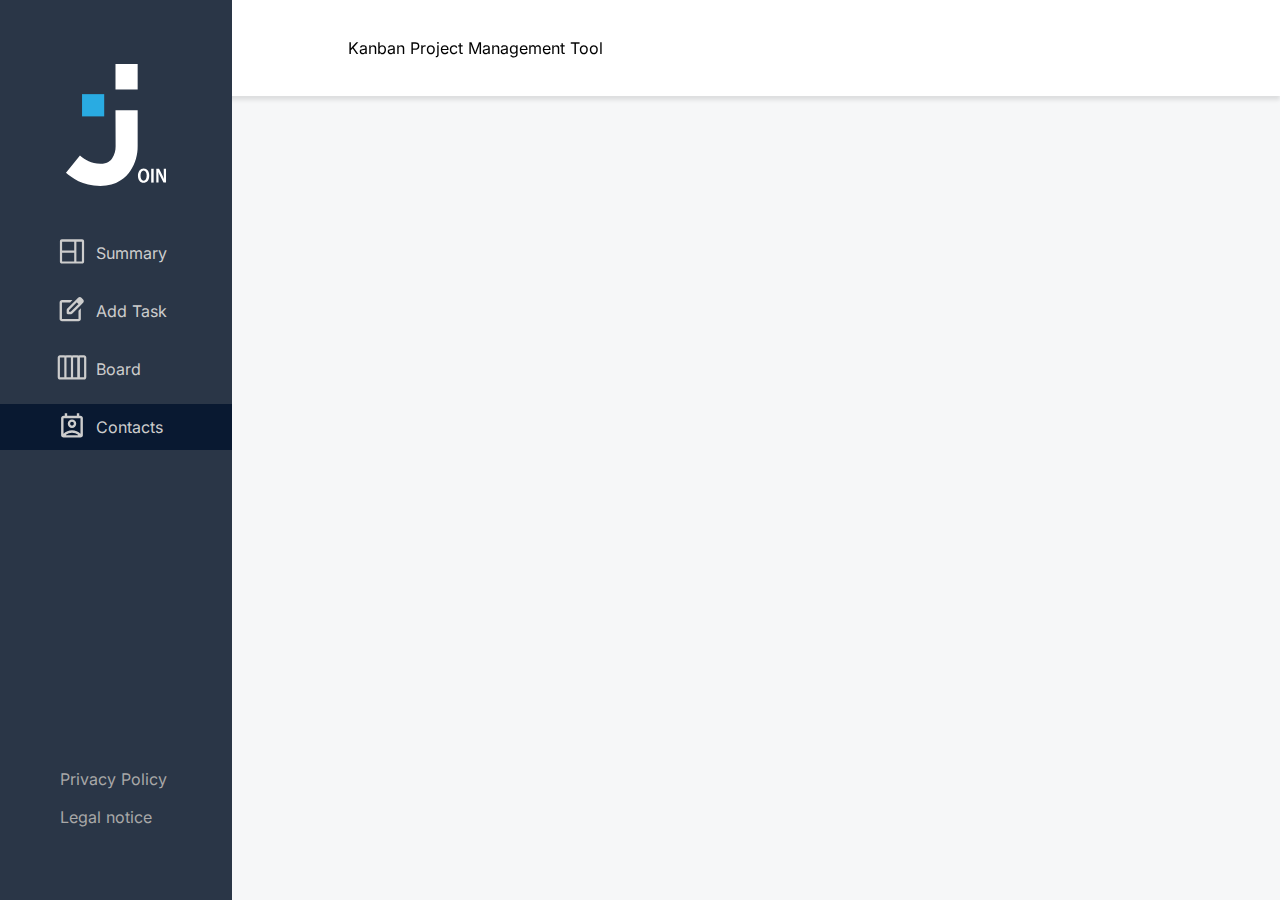
<file: contacts.html>
<!DOCTYPE html>
<html lang="en">
  <head>

    <meta charset="UTF-8" />
    <meta name="viewport" content="width=device-width, initial-scale=1.0">

    <title>Contacts</title>

    <link rel="shortcut icon" href="./assets/img/logo_fav.svg" type="image/x-icon">
    <link rel="stylesheet" href="./styles/contacts.css">
    <link rel="stylesheet" href="./assets/fonts.css">
    <link rel="stylesheet" href="assets/templates/sidebar_header_style.css">
    <link rel="stylesheet" href="styles/ln_pp_hp_style.css">
    <link rel="stylesheet" href="./styles/contacts_add_edit.css">
    <link rel="stylesheet" href="./styles/contacts_details.css">
    <link rel="stylesheet" href="./styles/contacts_responsiv.css">

    <script src="script.js"></script>
    <script src="./scripts/contacts.js"></script>
    <script src="./scripts/contacts_render.js"></script>
    <script src="./scripts/contacts_add_edit.js"></script>
    <script src="./scripts/contacts_validate.js"></script>

  </head>

  <body onload="includeHTML(); awaitGenerateInitials(); init()">

    <section w3-include-html="./assets/templates/header.html" class="header"></section>
    <section w3-include-html="./assets/templates/sidebar.html" class="sidebar"></section>
    <div id="contacts-site" class="contacts-content"></div>
    
  </body>
</html>
</file>
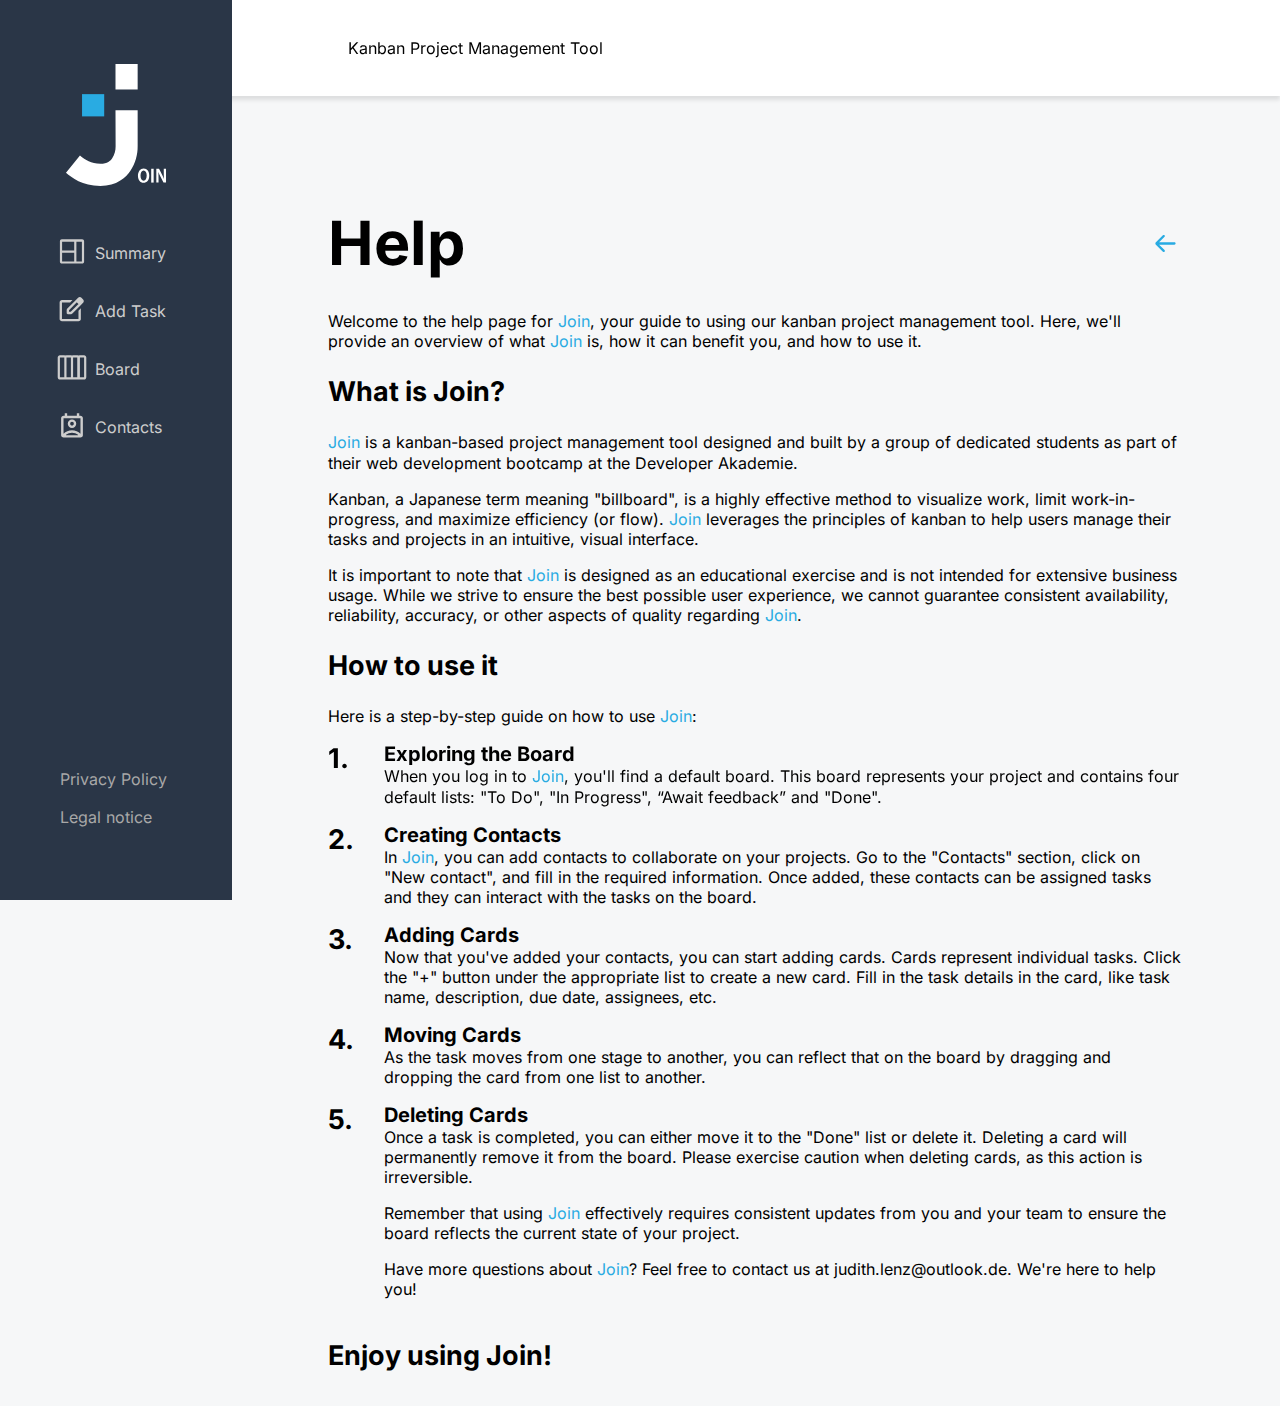
<file: Help.html>
<!DOCTYPE html>
<html lang="en">

  <head>
    
    <meta charset="UTF-8">
    <meta name="viewport" content="width=device-width, initial-scale=1.0">

    <link rel="shortcut icon" href="./assets/img/logo_fav.svg" type="image/x-icon">
    <link rel="stylesheet" href="styles/ln_pp_hp_style.css">
    <link rel="stylesheet" href="assets/templates/sidebar_header_style.css">
    <link rel="stylesheet" href="./assets/fonts.css">
    <link rel="stylesheet" href="style.css">

    <script src="script.js"></script>
    <script src="./scripts/summary.js"></script>

    <title>JOIN Help</title>

  </head>
  
  <body onload="init_ll_pp_hp()">
    <section
      w3-include-html="./assets/templates/header.html"
      class="header"
    ></section>
    <section
      w3-include-html="./assets/templates/sidebar.html"
      class="sidebar"
    ></section>
    <section class="ln_pp_hp_section">
      <div class="ln_pp_hp_content">
        <header class="ln_pp_hp_headline">
          <h1 class="ln_pp_hp_h1">Help</h1>
          <button class="back_to_last_page_btn" onclick="goBack()">
            <img
              class="back_to_last_page_arrow"
              src="./assets/img/backarrow.svg"
              alt="arrow_backToLastPage"
            />
          </button>
        </header>
        <div class="pp_content">
          <p>
            Welcome to the help page for
            <span class="legal_notice_span">Join</span>, your guide to using our
            kanban project management tool. Here, we'll provide an overview of
            what <span class="legal_notice_span">Join</span>
            is, how it can benefit you, and how to use it.
          </p>
          <h2 class="legal_notice_h2">What is Join?</h2>
          <p>
            <span class="legal_notice_span">Join</span> is a kanban-based
            project management tool designed and built by a group of dedicated
            students as part of their web development bootcamp at the Developer
            Akademie.
          </p>
          <p>
            Kanban, a Japanese term meaning "billboard", is a highly effective
            method to visualize work, limit work-in-progress, and maximize
            efficiency (or flow).
            <span class="legal_notice_span">Join</span> leverages the principles
            of kanban to help users manage their tasks and projects in an
            intuitive, visual interface.
          </p>
          <p>
            It is important to note that
            <span class="legal_notice_span">Join</span> is designed as an
            educational exercise and is not intended for extensive business
            usage. While we strive to ensure the best possible user experience,
            we cannot guarantee consistent availability, reliability, accuracy,
            or other aspects of quality regarding
            <span class="legal_notice_span">Join</span>.
          </p>
          <h2 class="legal_notice_h2">How to use it</h2>
          <p>
            Here is a step-by-step guide on how to use
            <span class="legal_notice_span">Join</span>:
          </p>
          <ol>
            <li class="hp_li">
              <h3>Exploring the Board</h3>
              <p>
                When you log in to <span class="legal_notice_span">Join</span>,
                you'll find a default board. This board represents your project
                and contains four default lists: "To Do", "In Progress", “Await
                feedback” and "Done".
              </p>
            </li>

            <li class="hp_li">
              <h3>Creating Contacts</h3>
              <p>
                In <span class="legal_notice_span">Join</span>, you can add
                contacts to collaborate on your projects. Go to the "Contacts"
                section, click on "New contact", and fill in the required
                information. Once added, these contacts can be assigned tasks
                and they can interact with the tasks on the board.
              </p>
            </li>

            <li class="hp_li">
              <h3>Adding Cards</h3>
              <p>
                Now that you've added your contacts, you can start adding cards.
                Cards represent individual tasks. Click the "+" button under the
                appropriate list to create a new card. Fill in the task details
                in the card, like task name, description, due date, assignees,
                etc.
              </p>
            </li>

            <li class="hp_li">
              <h3>Moving Cards</h3>
              <p>
                As the task moves from one stage to another, you can reflect
                that on the board by dragging and dropping the card from one
                list to another.
              </p>
            </li>

            <li class="hp_li">
              <h3>Deleting Cards</h3>
              <p>
                Once a task is completed, you can either move it to the "Done"
                list or delete it. Deleting a card will permanently remove it
                from the board. Please exercise caution when deleting cards, as
                this action is irreversible.
              </p>
              <p>
                Remember that using
                <span class="legal_notice_span">Join</span> effectively requires
                consistent updates from you and your team to ensure the board
                reflects the current state of your project.
              </p>
              <p>
                Have more questions about
                <span class="legal_notice_span">Join</span>? Feel free to
                contact us at judith.lenz@outlook.de. We're here to help you!
              </p>
            </li>
          </ol>
          <h2 class="legal_notice_h2">Enjoy using Join!</h2>
        </div>
      </div>
    </section>
  </body>
</html>
</file>
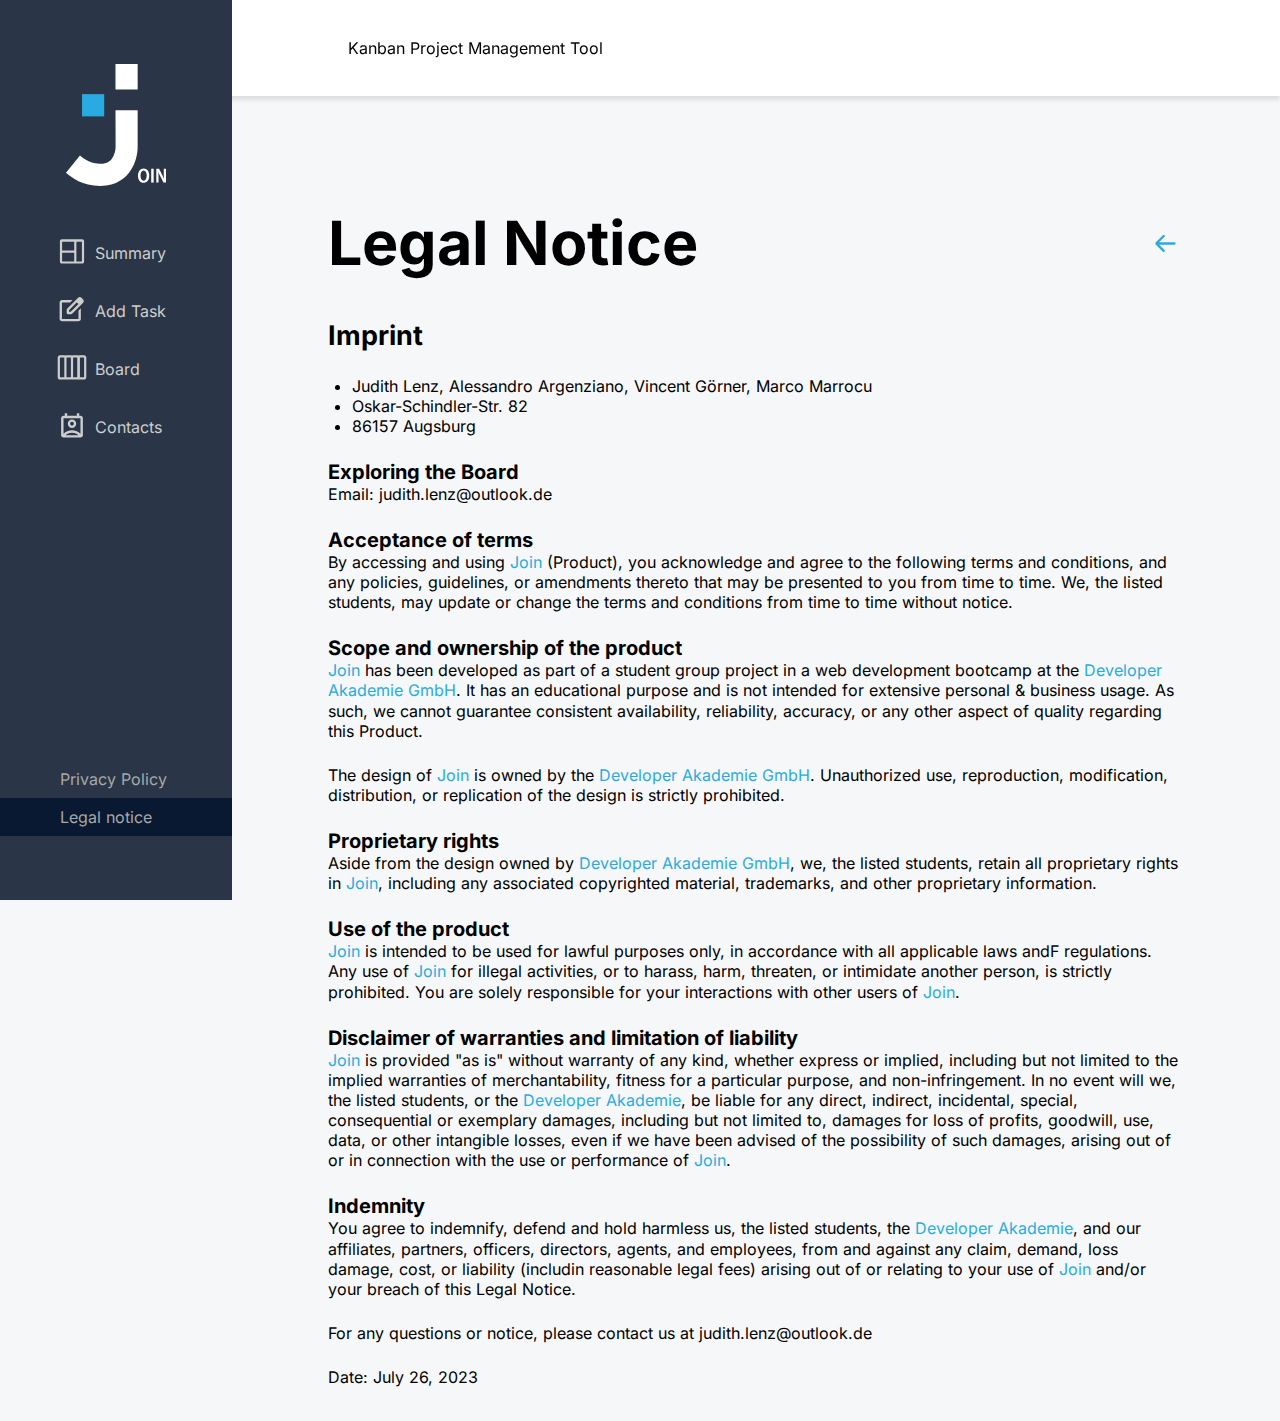
<file: legal_notice.html>
<!DOCTYPE html>
<html lang="en">

  <head>

    <meta charset="UTF-8">
    <meta name="viewport" content="width=device-width, initial-scale=1.0">

    <link rel="shortcut icon" href="./assets/img/logo_fav.svg" type="image/x-icon">
    <link rel="stylesheet" href="styles/ln_pp_hp_style.css">
    <link rel="stylesheet" href="assets/templates/sidebar_header_style.css">
    <link rel="stylesheet" href="./assets/fonts.css">
    <link rel="stylesheet" href="style.css">

    <script src="script.js"></script>
    <script src="./scripts/summary.js"></script>

    <title>JOIN Legal Notice</title>

  </head>
  
  <body onload="init_ll_pp_hp()">
    <section
      w3-include-html="./assets/templates/header.html"
      class="header"
    ></section>
    <section
      w3-include-html="./assets/templates/sidebar.html"
      class="sidebar"
    ></section>
    <section class="ln_pp_hp_section">
      <div class="ln_pp_hp_content">
        <header class="ln_pp_hp_headline">
          <h1 class="ln_pp_hp_h1">Legal Notice</h1>
          <button class="back_to_last_page_btn" onclick="goBack()">
            <img
              class="back_to_last_page_arrow"
              src="./assets/img/backarrow.svg"
              alt="arrow_backToLastPage"
            />
          </button>
        </header>
        <div class="pp_content">
          <h2 class="legal_notice_h2">Imprint</h2>
          <ul class="legal_notice_ul">
            <li>
              Judith Lenz, Alessandro Argenziano, Vincent Görner, Marco Marrocu
            </li>
            <li>Oskar-Schindler-Str. 82</li>
            <li>86157 Augsburg</li>
          </ul>

          <h3 class="legal_notice_h3">Exploring the Board</h3>
          <p class="legal_notice_p">Email: judith.lenz@outlook.de</p>

          <h3 class="legal_notice_h3">Acceptance of terms</h3>
          <p class="legal_notice_p">
            By accessing and using
            <span class="legal_notice_span">Join</span> (Product), you
            acknowledge and agree to the following terms and conditions, and any
            policies, guidelines, or amendments thereto that may be presented to
            you from time to time. We, the listed students, may update or change
            the terms and conditions from time to time without notice.
          </p>

          <h3 class="legal_notice_h3">Scope and ownership of the product</h3>
          <p class="legal_notice_p">
            <span class="legal_notice_span">Join</span> has been developed as
            part of a student group project in a web development bootcamp at the
            <span class="legal_notice_span">Developer Akademie GmbH</span>. It
            has an educational purpose and is not intended for extensive
            personal & business usage. As such, we cannot guarantee consistent
            availability, reliability, accuracy, or any other aspect of quality
            regarding this Product.
          </p>
          <p class="legal_notice_p">
            The design of <span class="legal_notice_span">Join</span> is owned
            by the
            <span class="legal_notice_span">Developer Akademie GmbH</span>.
            Unauthorized use, reproduction, modification, distribution, or
            replication of the design is strictly prohibited.
          </p>

          <h3 class="legal_notice_h3">Proprietary rights</h3>
          <p class="legal_notice_p">
            Aside from the design owned by
            <span class="legal_notice_span">Developer Akademie GmbH</span>, we,
            the listed students, retain all proprietary rights in
            <span class="legal_notice_span">Join</span>, including any
            associated copyrighted material, trademarks, and other proprietary
            information.
          </p>

          <h3 class="legal_notice_h3">Use of the product</h3>
          <p class="legal_notice_p">
            <span class="legal_notice_span">Join</span> is intended to be used
            for lawful purposes only, in accordance with all applicable laws
            andF regulations. Any use of
            <span class="legal_notice_span">Join</span> for illegal activities,
            or to harass, harm, threaten, or intimidate another person, is
            strictly prohibited. You are solely responsible for your
            interactions with other users of
            <span class="legal_notice_span">Join</span>.
          </p>

          <h3 class="legal_notice_h3">
            Disclaimer of warranties and limitation of liability
          </h3>
          <p class="legal_notice_p">
            <span class="legal_notice_span">Join</span> is provided "as is"
            without warranty of any kind, whether express or implied, including
            but not limited to the implied warranties of merchantability,
            fitness for a particular purpose, and non-infringement. In no event
            will we, the listed students, or the
            <span class="legal_notice_span">Developer Akademie</span>, be liable
            for any direct, indirect, incidental, special, consequential or
            exemplary damages, including but not limited to, damages for loss of
            profits, goodwill, use, data, or other intangible losses, even if we
            have been advised of the possibility of such damages, arising out of
            or in connection with the use or performance of
            <span class="legal_notice_span">Join</span>.
          </p>

          <h3 class="legal_notice_h3">Indemnity</h3>
          <p class="legal_notice_p">
            You agree to indemnify, defend and hold harmless us, the listed
            students, the
            <span class="legal_notice_span">Developer Akademie</span>, and our
            affiliates, partners, officers, directors, agents, and employees,
            from and against any claim, demand, loss damage, cost, or liability
            (includin reasonable legal fees) arising out of or relating to your
            use of <span class="legal_notice_span">Join</span> and/or your
            breach of this Legal Notice.
          </p>

          <p class="legal_notice_p">
            For any questions or notice, please contact us at
            judith.lenz@outlook.de
          </p>
          <p class="legal_notice_p">Date: July 26, 2023</p>
        </div>
      </div>
    </section>
  </body>
</html>
</file>
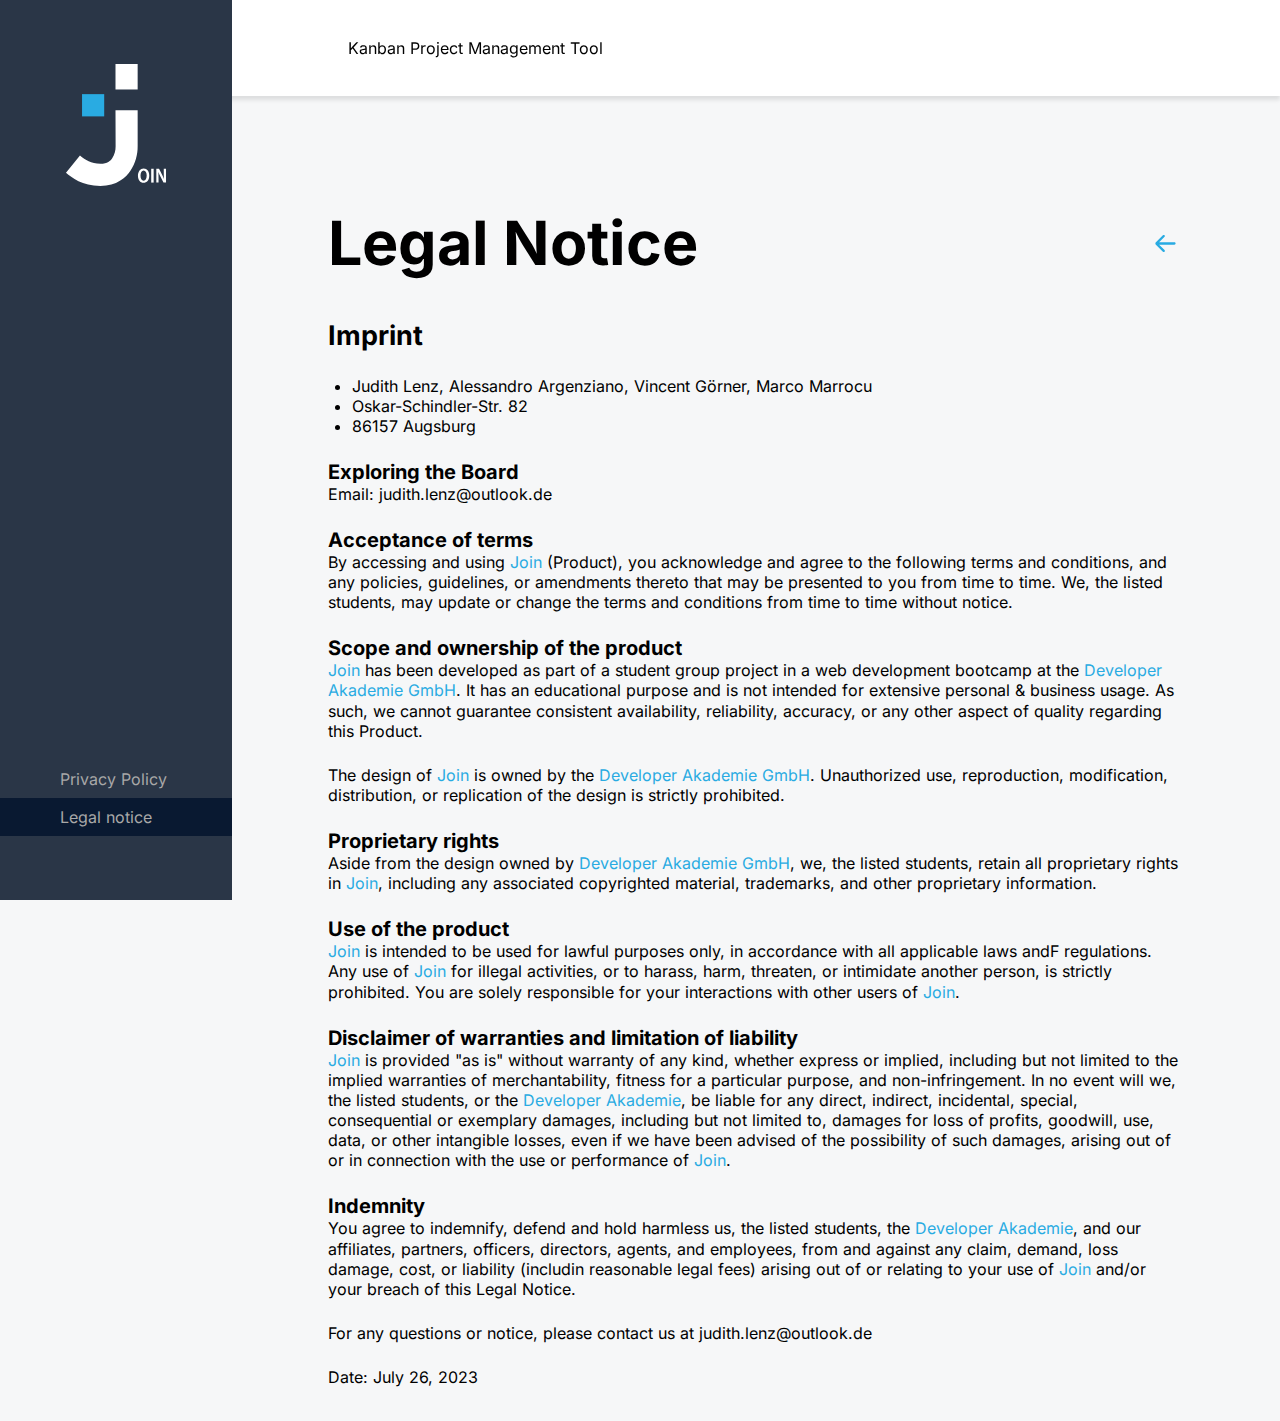
<file: legal_notice_nologin.html>
<!DOCTYPE html>
<html lang="en">

  <head>

    <meta charset="UTF-8">
    <meta name="viewport" content="width=device-width, initial-scale=1.0">

    <link rel="stylesheet" href="styles/ln_pp_hp_style.css">
    <link rel="stylesheet" href="assets/templates/sidebar_header_style.css">
    <link rel="stylesheet" href="./assets/fonts.css">
    <link rel="stylesheet" href="style.css">

    <script src="script.js"></script>
    <script src="./scripts/summary.js"></script>

    <title>JOIN Legal Notice</title>

  </head>

  <body onload="init_ll_pp_hp()">
    <section
      w3-include-html="./assets/templates/header_nologin.html"
      class="header"
    ></section>

    <section
      w3-include-html="./assets/templates/sidebar_nologin.html"
      class="sidebar sidebar_nologin_res"
    ></section>
    
    <section class="ln_pp_hp_section">
      <div class="ln_pp_hp_content">
        <header class="ln_pp_hp_headline">
          <h1 class="ln_pp_hp_h1">Legal Notice</h1>
          <button class="back_to_last_page_btn" onclick="goBack()">
            <img
              class="back_to_last_page_arrow"
              src="./assets/img/backarrow.svg"
              alt="arrow_backToLastPage"
            />
          </button>
        </header>
        <div class="pp_content">
          <h2 class="legal_notice_h2">Imprint</h2>
          <ul class="legal_notice_ul">
            <li>
              Judith Lenz, Alessandro Argenziano, Vincent Görner, Marco Marrocu
            </li>
            <li>Oskar-Schindler-Str. 82</li>
            <li>86157 Augsburg</li>
          </ul>

          <h3 class="legal_notice_h3">Exploring the Board</h3>
          <p class="legal_notice_p">Email: judith.lenz@outlook.de</p>

          <h3 class="legal_notice_h3">Acceptance of terms</h3>
          <p class="legal_notice_p">
            By accessing and using
            <span class="legal_notice_span">Join</span> (Product), you
            acknowledge and agree to the following terms and conditions, and any
            policies, guidelines, or amendments thereto that may be presented to
            you from time to time. We, the listed students, may update or change
            the terms and conditions from time to time without notice.
          </p>

          <h3 class="legal_notice_h3">Scope and ownership of the product</h3>
          <p class="legal_notice_p">
            <span class="legal_notice_span">Join</span> has been developed as
            part of a student group project in a web development bootcamp at the
            <span class="legal_notice_span">Developer Akademie GmbH</span>. It
            has an educational purpose and is not intended for extensive
            personal & business usage. As such, we cannot guarantee consistent
            availability, reliability, accuracy, or any other aspect of quality
            regarding this Product.
          </p>
          <p class="legal_notice_p">
            The design of <span class="legal_notice_span">Join</span> is owned
            by the
            <span class="legal_notice_span">Developer Akademie GmbH</span>.
            Unauthorized use, reproduction, modification, distribution, or
            replication of the design is strictly prohibited.
          </p>

          <h3 class="legal_notice_h3">Proprietary rights</h3>
          <p class="legal_notice_p">
            Aside from the design owned by
            <span class="legal_notice_span">Developer Akademie GmbH</span>, we,
            the listed students, retain all proprietary rights in
            <span class="legal_notice_span">Join</span>, including any
            associated copyrighted material, trademarks, and other proprietary
            information.
          </p>

          <h3 class="legal_notice_h3">Use of the product</h3>
          <p class="legal_notice_p">
            <span class="legal_notice_span">Join</span> is intended to be used
            for lawful purposes only, in accordance with all applicable laws
            andF regulations. Any use of
            <span class="legal_notice_span">Join</span> for illegal activities,
            or to harass, harm, threaten, or intimidate another person, is
            strictly prohibited. You are solely responsible for your
            interactions with other users of
            <span class="legal_notice_span">Join</span>.
          </p>

          <h3 class="legal_notice_h3">
            Disclaimer of warranties and limitation of liability
          </h3>
          <p class="legal_notice_p">
            <span class="legal_notice_span">Join</span> is provided "as is"
            without warranty of any kind, whether express or implied, including
            but not limited to the implied warranties of merchantability,
            fitness for a particular purpose, and non-infringement. In no event
            will we, the listed students, or the
            <span class="legal_notice_span">Developer Akademie</span>, be liable
            for any direct, indirect, incidental, special, consequential or
            exemplary damages, including but not limited to, damages for loss of
            profits, goodwill, use, data, or other intangible losses, even if we
            have been advised of the possibility of such damages, arising out of
            or in connection with the use or performance of
            <span class="legal_notice_span">Join</span>.
          </p>

          <h3 class="legal_notice_h3">Indemnity</h3>
          <p class="legal_notice_p">
            You agree to indemnify, defend and hold harmless us, the listed
            students, the
            <span class="legal_notice_span">Developer Akademie</span>, and our
            affiliates, partners, officers, directors, agents, and employees,
            from and against any claim, demand, loss damage, cost, or liability
            (includin reasonable legal fees) arising out of or relating to your
            use of <span class="legal_notice_span">Join</span> and/or your
            breach of this Legal Notice.
          </p>

          <p class="legal_notice_p">
            For any questions or notice, please contact us at
            judith.lenz@outlook.de
          </p>
          <p class="legal_notice_p">Date: July 26, 2023</p>
        </div>
      </div>
    </section>
  </body>
</html>
</file>
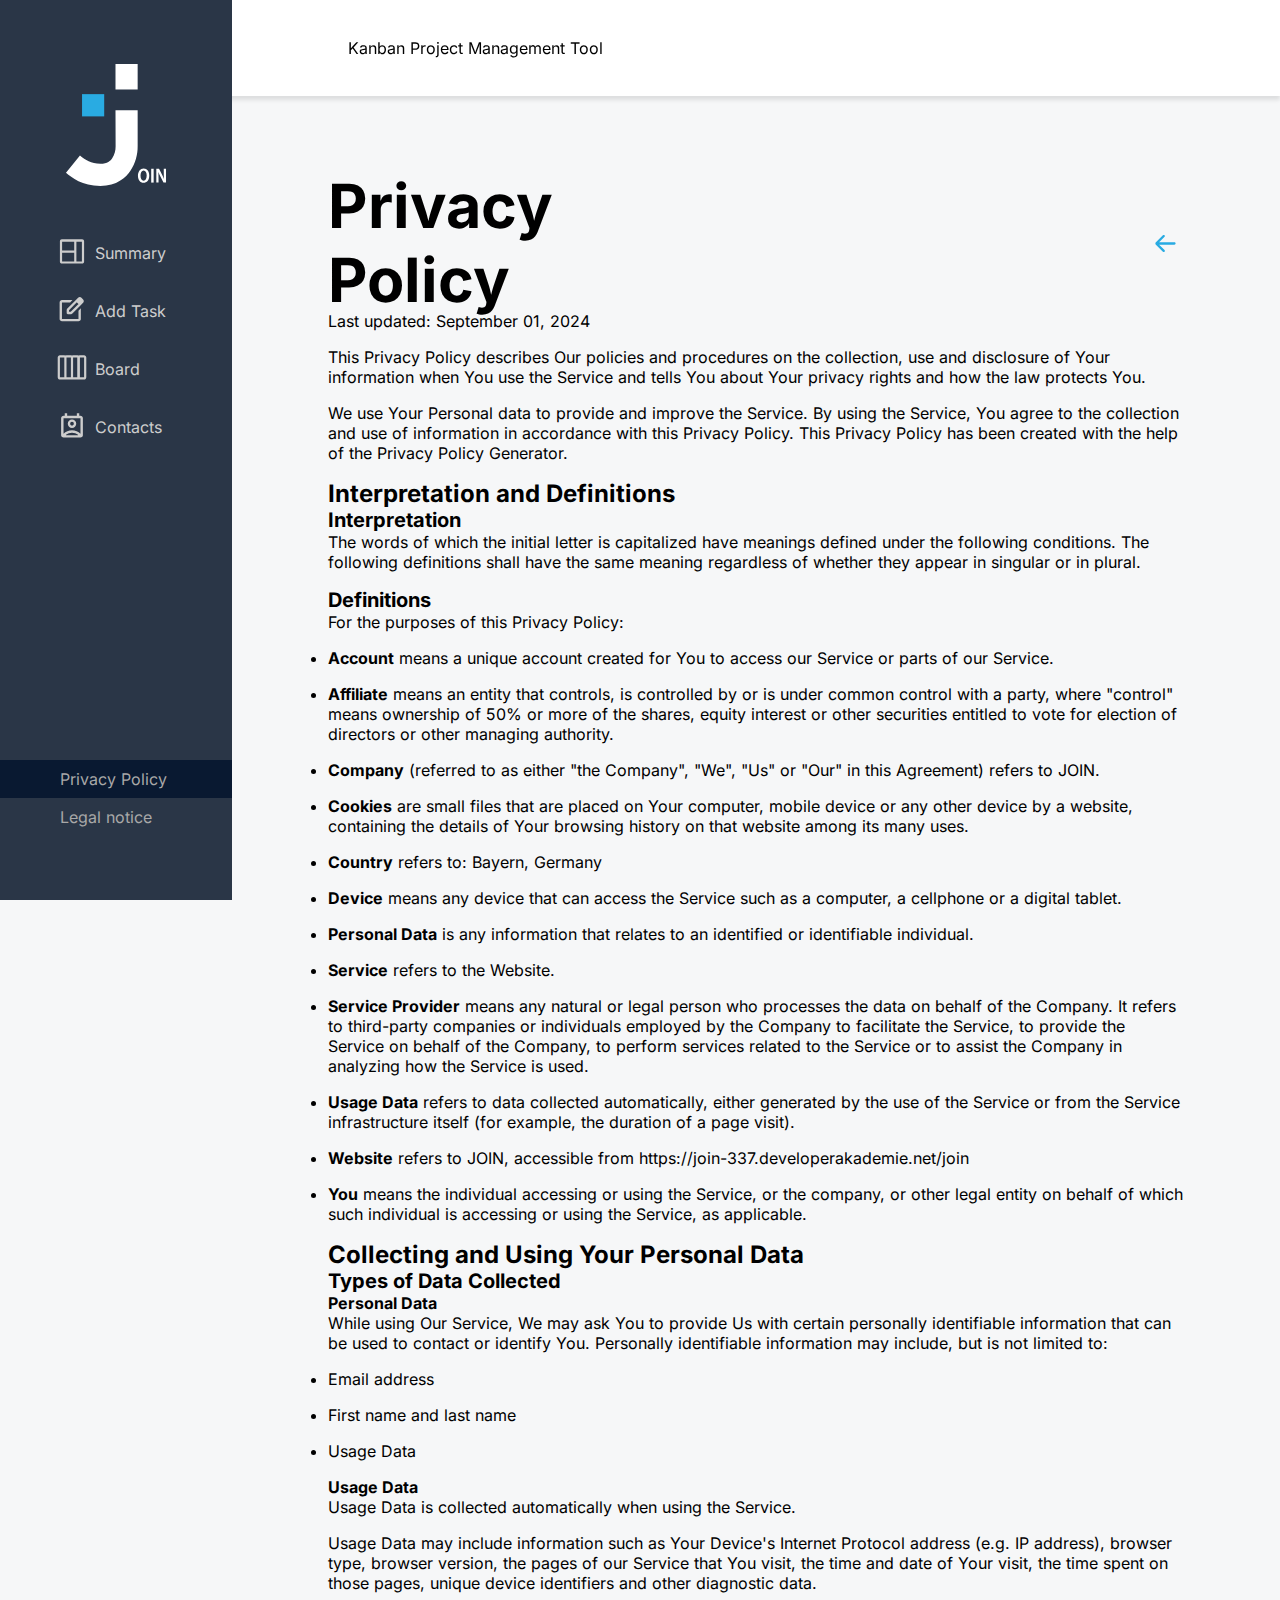
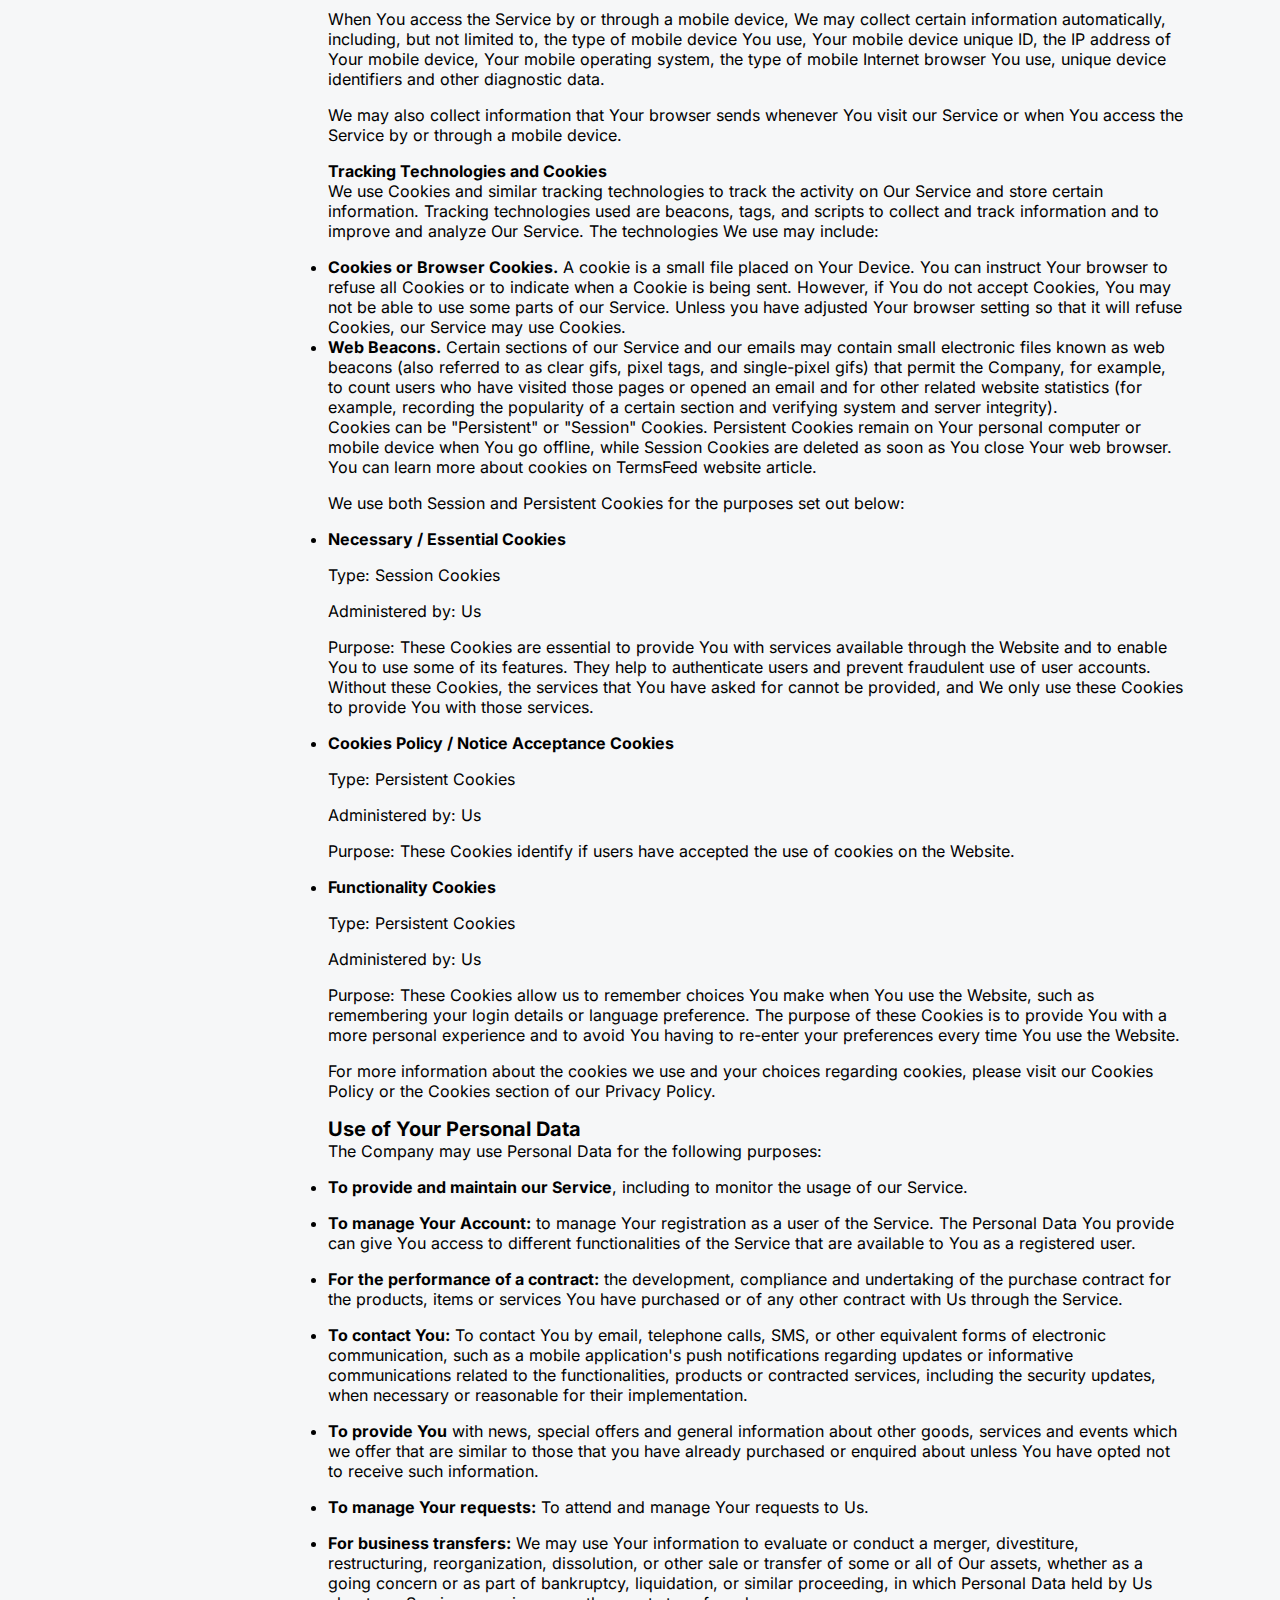
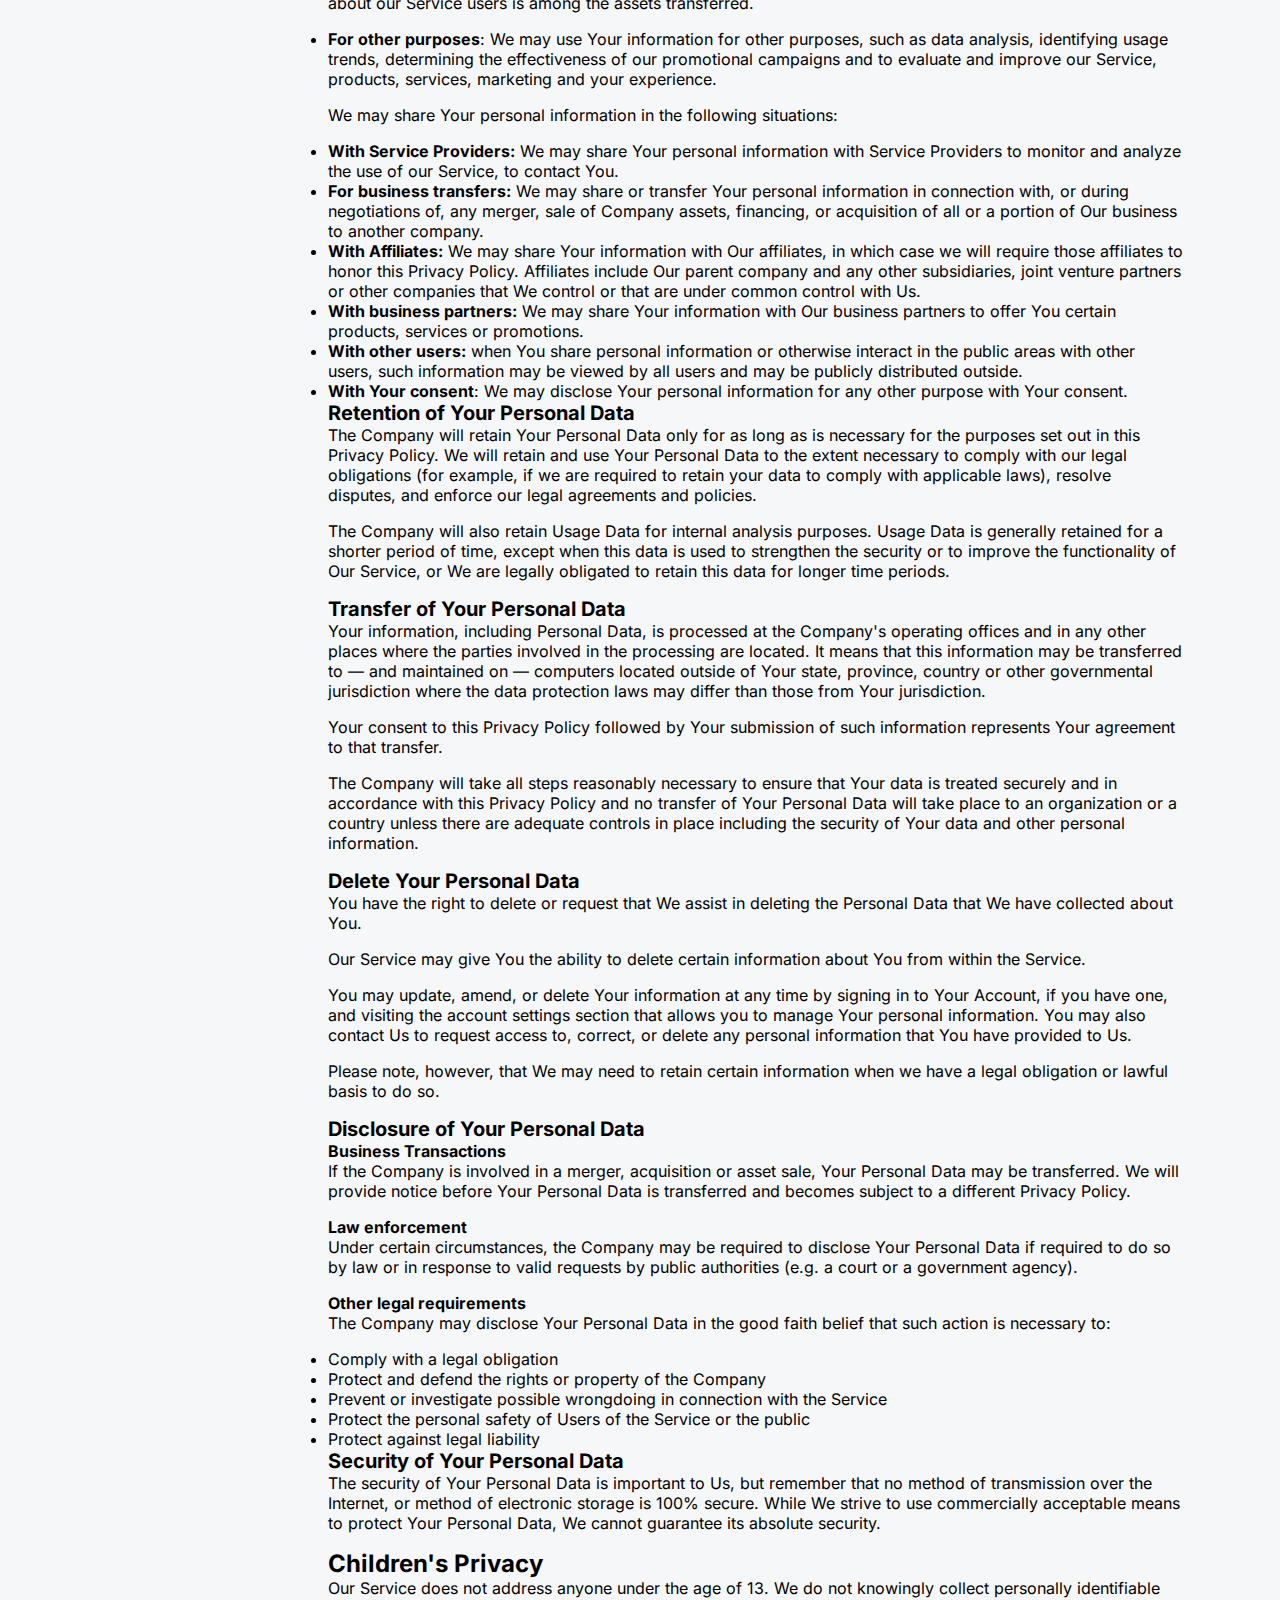
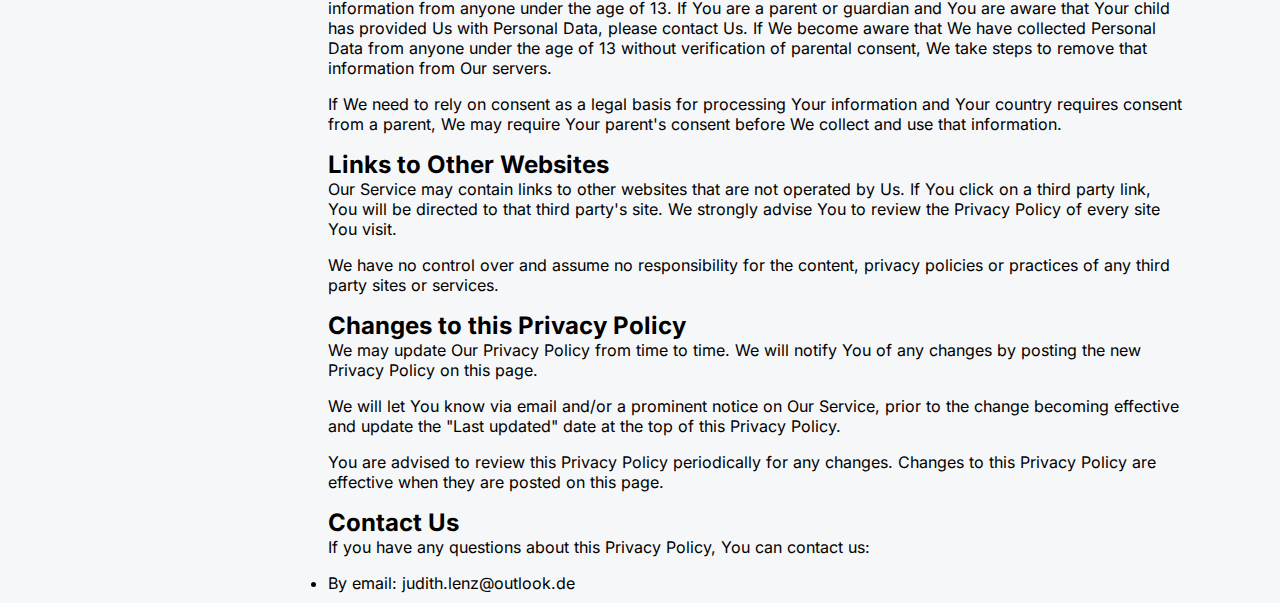
<file: privacy_policy.html>
<!DOCTYPE html>
<html lang="en">

  <head>

    <meta charset="UTF-8">
    <meta name="viewport" content="width=device-width, initial-scale=1.0">

    <link rel="shortcut icon" href="./assets/img/logo_fav.svg" type="image/x-icon">
    <link rel="stylesheet" href="styles/ln_pp_hp_style.css">
    <link rel="stylesheet" href="assets/templates/sidebar_header_style.css">
    <link rel="stylesheet" href="assets/fonts.css">
    <link rel="stylesheet" href="style.css">

    <script src="script.js"></script>
    <script src="scripts/contacts.js"></script>
    <script src="./scripts/summary.js"></script>

    <title>JOIN Privacy Policy</title>
    
  </head>
  
  <body onload="init_ll_pp_hp()">
    <section
      w3-include-html="./assets/templates/header.html"
      class="header"
    ></section>
    <section
      w3-include-html="./assets/templates/sidebar.html"
      class="sidebar"
    ></section>
    <section class="ln_pp_hp_section">
      <div class="ln_pp_hp_content">
        <header class="ln_pp_hp_headline">
          <h1 class="ln_pp_hp_h1">Privacy Policy</h1>
          <button class="back_to_last_page_btn" onclick="goBack()">
            <img
              class="back_to_last_page_arrow"
              src="./assets/img/backarrow.svg"
              alt="arrow_backToLastPage"
            />
          </button>
        </header>
        <div class="pp_content">
          <p>Last updated: September 01, 2024</p>
          <p>
            This Privacy Policy describes Our policies and procedures on the
            collection, use and disclosure of Your information when You use the
            Service and tells You about Your privacy rights and how the law
            protects You.
          </p>
          <p>
            We use Your Personal data to provide and improve the Service. By
            using the Service, You agree to the collection and use of
            information in accordance with this Privacy Policy. This Privacy
            Policy has been created with the help of the
            <a
              href="https://www.termsfeed.com/privacy-policy-generator/"
              target="_blank"
              >Privacy Policy Generator</a
            >.
          </p>
          <h2>Interpretation and Definitions</h2>
          <h3>Interpretation</h3>
          <p>
            The words of which the initial letter is capitalized have meanings
            defined under the following conditions. The following definitions
            shall have the same meaning regardless of whether they appear in
            singular or in plural.
          </p>
          <h3>Definitions</h3>
          <p>For the purposes of this Privacy Policy:</p>
          <ul>
            <li>
              <p>
                <strong>Account</strong> means a unique account created for You
                to access our Service or parts of our Service.
              </p>
            </li>
            <li>
              <p>
                <strong>Affiliate</strong> means an entity that controls, is
                controlled by or is under common control with a party, where
                &quot;control&quot; means ownership of 50% or more of the
                shares, equity interest or other securities entitled to vote for
                election of directors or other managing authority.
              </p>
            </li>
            <li>
              <p>
                <strong>Company</strong> (referred to as either &quot;the
                Company&quot;, &quot;We&quot;, &quot;Us&quot; or &quot;Our&quot;
                in this Agreement) refers to JOIN.
              </p>
            </li>
            <li>
              <p>
                <strong>Cookies</strong> are small files that are placed on Your
                computer, mobile device or any other device by a website,
                containing the details of Your browsing history on that website
                among its many uses.
              </p>
            </li>
            <li>
              <p><strong>Country</strong> refers to: Bayern, Germany</p>
            </li>
            <li>
              <p>
                <strong>Device</strong> means any device that can access the
                Service such as a computer, a cellphone or a digital tablet.
              </p>
            </li>
            <li>
              <p>
                <strong>Personal Data</strong> is any information that relates
                to an identified or identifiable individual.
              </p>
            </li>
            <li>
              <p><strong>Service</strong> refers to the Website.</p>
            </li>
            <li>
              <p>
                <strong>Service Provider</strong> means any natural or legal
                person who processes the data on behalf of the Company. It
                refers to third-party companies or individuals employed by the
                Company to facilitate the Service, to provide the Service on
                behalf of the Company, to perform services related to the
                Service or to assist the Company in analyzing how the Service is
                used.
              </p>
            </li>
            <li>
              <p>
                <strong>Usage Data</strong> refers to data collected
                automatically, either generated by the use of the Service or
                from the Service infrastructure itself (for example, the
                duration of a page visit).
              </p>
            </li>
            <li>
              <p>
                <strong>Website</strong> refers to JOIN, accessible from
                <a
                  href="https://join-337.developerakademie.net/join"
                  rel="external nofollow noopener"
                  target="_blank"
                  >https://join-337.developerakademie.net/join</a
                >
              </p>
            </li>
            <li>
              <p>
                <strong>You</strong> means the individual accessing or using the
                Service, or the company, or other legal entity on behalf of
                which such individual is accessing or using the Service, as
                applicable.
              </p>
            </li>
          </ul>
          <h2>Collecting and Using Your Personal Data</h2>
          <h3>Types of Data Collected</h3>
          <h4>Personal Data</h4>
          <p>
            While using Our Service, We may ask You to provide Us with certain
            personally identifiable information that can be used to contact or
            identify You. Personally identifiable information may include, but
            is not limited to:
          </p>
          <ul>
            <li>
              <p>Email address</p>
            </li>
            <li>
              <p>First name and last name</p>
            </li>
            <li>
              <p>Usage Data</p>
            </li>
          </ul>
          <h4>Usage Data</h4>
          <p>Usage Data is collected automatically when using the Service.</p>
          <p>
            Usage Data may include information such as Your Device's Internet
            Protocol address (e.g. IP address), browser type, browser version,
            the pages of our Service that You visit, the time and date of Your
            visit, the time spent on those pages, unique device identifiers and
            other diagnostic data.
          </p>
          <p>
            When You access the Service by or through a mobile device, We may
            collect certain information automatically, including, but not
            limited to, the type of mobile device You use, Your mobile device
            unique ID, the IP address of Your mobile device, Your mobile
            operating system, the type of mobile Internet browser You use,
            unique device identifiers and other diagnostic data.
          </p>
          <p>
            We may also collect information that Your browser sends whenever You
            visit our Service or when You access the Service by or through a
            mobile device.
          </p>
          <h4>Tracking Technologies and Cookies</h4>
          <p>
            We use Cookies and similar tracking technologies to track the
            activity on Our Service and store certain information. Tracking
            technologies used are beacons, tags, and scripts to collect and
            track information and to improve and analyze Our Service. The
            technologies We use may include:
          </p>
          <ul>
            <li>
              <strong>Cookies or Browser Cookies.</strong> A cookie is a small
              file placed on Your Device. You can instruct Your browser to
              refuse all Cookies or to indicate when a Cookie is being sent.
              However, if You do not accept Cookies, You may not be able to use
              some parts of our Service. Unless you have adjusted Your browser
              setting so that it will refuse Cookies, our Service may use
              Cookies.
            </li>
            <li>
              <strong>Web Beacons.</strong> Certain sections of our Service and
              our emails may contain small electronic files known as web beacons
              (also referred to as clear gifs, pixel tags, and single-pixel
              gifs) that permit the Company, for example, to count users who
              have visited those pages or opened an email and for other related
              website statistics (for example, recording the popularity of a
              certain section and verifying system and server integrity).
            </li>
          </ul>
          <p>
            Cookies can be &quot;Persistent&quot; or &quot;Session&quot;
            Cookies. Persistent Cookies remain on Your personal computer or
            mobile device when You go offline, while Session Cookies are deleted
            as soon as You close Your web browser. You can learn more about
            cookies on
            <a
              href="https://www.termsfeed.com/blog/cookies/#What_Are_Cookies"
              target="_blank"
              >TermsFeed website</a
            >
            article.
          </p>
          <p>
            We use both Session and Persistent Cookies for the purposes set out
            below:
          </p>
          <ul>
            <li>
              <p><strong>Necessary / Essential Cookies</strong></p>
              <p>Type: Session Cookies</p>
              <p>Administered by: Us</p>
              <p>
                Purpose: These Cookies are essential to provide You with
                services available through the Website and to enable You to use
                some of its features. They help to authenticate users and
                prevent fraudulent use of user accounts. Without these Cookies,
                the services that You have asked for cannot be provided, and We
                only use these Cookies to provide You with those services.
              </p>
            </li>
            <li>
              <p><strong>Cookies Policy / Notice Acceptance Cookies</strong></p>
              <p>Type: Persistent Cookies</p>
              <p>Administered by: Us</p>
              <p>
                Purpose: These Cookies identify if users have accepted the use
                of cookies on the Website.
              </p>
            </li>
            <li>
              <p><strong>Functionality Cookies</strong></p>
              <p>Type: Persistent Cookies</p>
              <p>Administered by: Us</p>
              <p>
                Purpose: These Cookies allow us to remember choices You make
                when You use the Website, such as remembering your login details
                or language preference. The purpose of these Cookies is to
                provide You with a more personal experience and to avoid You
                having to re-enter your preferences every time You use the
                Website.
              </p>
            </li>
          </ul>
          <p>
            For more information about the cookies we use and your choices
            regarding cookies, please visit our Cookies Policy or the Cookies
            section of our Privacy Policy.
          </p>
          <h3>Use of Your Personal Data</h3>
          <p>The Company may use Personal Data for the following purposes:</p>
          <ul>
            <li>
              <p>
                <strong>To provide and maintain our Service</strong>, including
                to monitor the usage of our Service.
              </p>
            </li>
            <li>
              <p>
                <strong>To manage Your Account:</strong> to manage Your
                registration as a user of the Service. The Personal Data You
                provide can give You access to different functionalities of the
                Service that are available to You as a registered user.
              </p>
            </li>
            <li>
              <p>
                <strong>For the performance of a contract:</strong> the
                development, compliance and undertaking of the purchase contract
                for the products, items or services You have purchased or of any
                other contract with Us through the Service.
              </p>
            </li>
            <li>
              <p>
                <strong>To contact You:</strong> To contact You by email,
                telephone calls, SMS, or other equivalent forms of electronic
                communication, such as a mobile application's push notifications
                regarding updates or informative communications related to the
                functionalities, products or contracted services, including the
                security updates, when necessary or reasonable for their
                implementation.
              </p>
            </li>
            <li>
              <p>
                <strong>To provide You</strong> with news, special offers and
                general information about other goods, services and events which
                we offer that are similar to those that you have already
                purchased or enquired about unless You have opted not to receive
                such information.
              </p>
            </li>
            <li>
              <p>
                <strong>To manage Your requests:</strong> To attend and manage
                Your requests to Us.
              </p>
            </li>
            <li>
              <p>
                <strong>For business transfers:</strong> We may use Your
                information to evaluate or conduct a merger, divestiture,
                restructuring, reorganization, dissolution, or other sale or
                transfer of some or all of Our assets, whether as a going
                concern or as part of bankruptcy, liquidation, or similar
                proceeding, in which Personal Data held by Us about our Service
                users is among the assets transferred.
              </p>
            </li>
            <li>
              <p>
                <strong>For other purposes</strong>: We may use Your information
                for other purposes, such as data analysis, identifying usage
                trends, determining the effectiveness of our promotional
                campaigns and to evaluate and improve our Service, products,
                services, marketing and your experience.
              </p>
            </li>
          </ul>
          <p>
            We may share Your personal information in the following situations:
          </p>
          <ul>
            <li>
              <strong>With Service Providers:</strong> We may share Your
              personal information with Service Providers to monitor and analyze
              the use of our Service, to contact You.
            </li>
            <li>
              <strong>For business transfers:</strong> We may share or transfer
              Your personal information in connection with, or during
              negotiations of, any merger, sale of Company assets, financing, or
              acquisition of all or a portion of Our business to another
              company.
            </li>
            <li>
              <strong>With Affiliates:</strong> We may share Your information
              with Our affiliates, in which case we will require those
              affiliates to honor this Privacy Policy. Affiliates include Our
              parent company and any other subsidiaries, joint venture partners
              or other companies that We control or that are under common
              control with Us.
            </li>
            <li>
              <strong>With business partners:</strong> We may share Your
              information with Our business partners to offer You certain
              products, services or promotions.
            </li>
            <li>
              <strong>With other users:</strong> when You share personal
              information or otherwise interact in the public areas with other
              users, such information may be viewed by all users and may be
              publicly distributed outside.
            </li>
            <li>
              <strong>With Your consent</strong>: We may disclose Your personal
              information for any other purpose with Your consent.
            </li>
          </ul>
          <h3>Retention of Your Personal Data</h3>
          <p>
            The Company will retain Your Personal Data only for as long as is
            necessary for the purposes set out in this Privacy Policy. We will
            retain and use Your Personal Data to the extent necessary to comply
            with our legal obligations (for example, if we are required to
            retain your data to comply with applicable laws), resolve disputes,
            and enforce our legal agreements and policies.
          </p>
          <p>
            The Company will also retain Usage Data for internal analysis
            purposes. Usage Data is generally retained for a shorter period of
            time, except when this data is used to strengthen the security or to
            improve the functionality of Our Service, or We are legally
            obligated to retain this data for longer time periods.
          </p>
          <h3>Transfer of Your Personal Data</h3>
          <p>
            Your information, including Personal Data, is processed at the
            Company's operating offices and in any other places where the
            parties involved in the processing are located. It means that this
            information may be transferred to — and maintained on — computers
            located outside of Your state, province, country or other
            governmental jurisdiction where the data protection laws may differ
            than those from Your jurisdiction.
          </p>
          <p>
            Your consent to this Privacy Policy followed by Your submission of
            such information represents Your agreement to that transfer.
          </p>
          <p>
            The Company will take all steps reasonably necessary to ensure that
            Your data is treated securely and in accordance with this Privacy
            Policy and no transfer of Your Personal Data will take place to an
            organization or a country unless there are adequate controls in
            place including the security of Your data and other personal
            information.
          </p>
          <h3>Delete Your Personal Data</h3>
          <p>
            You have the right to delete or request that We assist in deleting
            the Personal Data that We have collected about You.
          </p>
          <p>
            Our Service may give You the ability to delete certain information
            about You from within the Service.
          </p>
          <p>
            You may update, amend, or delete Your information at any time by
            signing in to Your Account, if you have one, and visiting the
            account settings section that allows you to manage Your personal
            information. You may also contact Us to request access to, correct,
            or delete any personal information that You have provided to Us.
          </p>
          <p>
            Please note, however, that We may need to retain certain information
            when we have a legal obligation or lawful basis to do so.
          </p>
          <h3>Disclosure of Your Personal Data</h3>
          <h4>Business Transactions</h4>
          <p>
            If the Company is involved in a merger, acquisition or asset sale,
            Your Personal Data may be transferred. We will provide notice before
            Your Personal Data is transferred and becomes subject to a different
            Privacy Policy.
          </p>
          <h4>Law enforcement</h4>
          <p>
            Under certain circumstances, the Company may be required to disclose
            Your Personal Data if required to do so by law or in response to
            valid requests by public authorities (e.g. a court or a government
            agency).
          </p>
          <h4>Other legal requirements</h4>
          <p>
            The Company may disclose Your Personal Data in the good faith belief
            that such action is necessary to:
          </p>
          <ul>
            <li>Comply with a legal obligation</li>
            <li>Protect and defend the rights or property of the Company</li>
            <li>
              Prevent or investigate possible wrongdoing in connection with the
              Service
            </li>
            <li>
              Protect the personal safety of Users of the Service or the public
            </li>
            <li>Protect against legal liability</li>
          </ul>
          <h3>Security of Your Personal Data</h3>
          <p>
            The security of Your Personal Data is important to Us, but remember
            that no method of transmission over the Internet, or method of
            electronic storage is 100% secure. While We strive to use
            commercially acceptable means to protect Your Personal Data, We
            cannot guarantee its absolute security.
          </p>
          <h2>Children's Privacy</h2>
          <p>
            Our Service does not address anyone under the age of 13. We do not
            knowingly collect personally identifiable information from anyone
            under the age of 13. If You are a parent or guardian and You are
            aware that Your child has provided Us with Personal Data, please
            contact Us. If We become aware that We have collected Personal Data
            from anyone under the age of 13 without verification of parental
            consent, We take steps to remove that information from Our servers.
          </p>
          <p>
            If We need to rely on consent as a legal basis for processing Your
            information and Your country requires consent from a parent, We may
            require Your parent's consent before We collect and use that
            information.
          </p>
          <h2>Links to Other Websites</h2>
          <p>
            Our Service may contain links to other websites that are not
            operated by Us. If You click on a third party link, You will be
            directed to that third party's site. We strongly advise You to
            review the Privacy Policy of every site You visit.
          </p>
          <p>
            We have no control over and assume no responsibility for the
            content, privacy policies or practices of any third party sites or
            services.
          </p>
          <h2>Changes to this Privacy Policy</h2>
          <p>
            We may update Our Privacy Policy from time to time. We will notify
            You of any changes by posting the new Privacy Policy on this page.
          </p>
          <p>
            We will let You know via email and/or a prominent notice on Our
            Service, prior to the change becoming effective and update the
            &quot;Last updated&quot; date at the top of this Privacy Policy.
          </p>
          <p>
            You are advised to review this Privacy Policy periodically for any
            changes. Changes to this Privacy Policy are effective when they are
            posted on this page.
          </p>
          <h2>Contact Us</h2>
          <p>
            If you have any questions about this Privacy Policy, You can contact
            us:
          </p>
          <ul>
            <li>By email: judith.lenz@outlook.de</li>
          </ul>
        </div>
      </div>
    </section>
  </body>
</html>
</file>
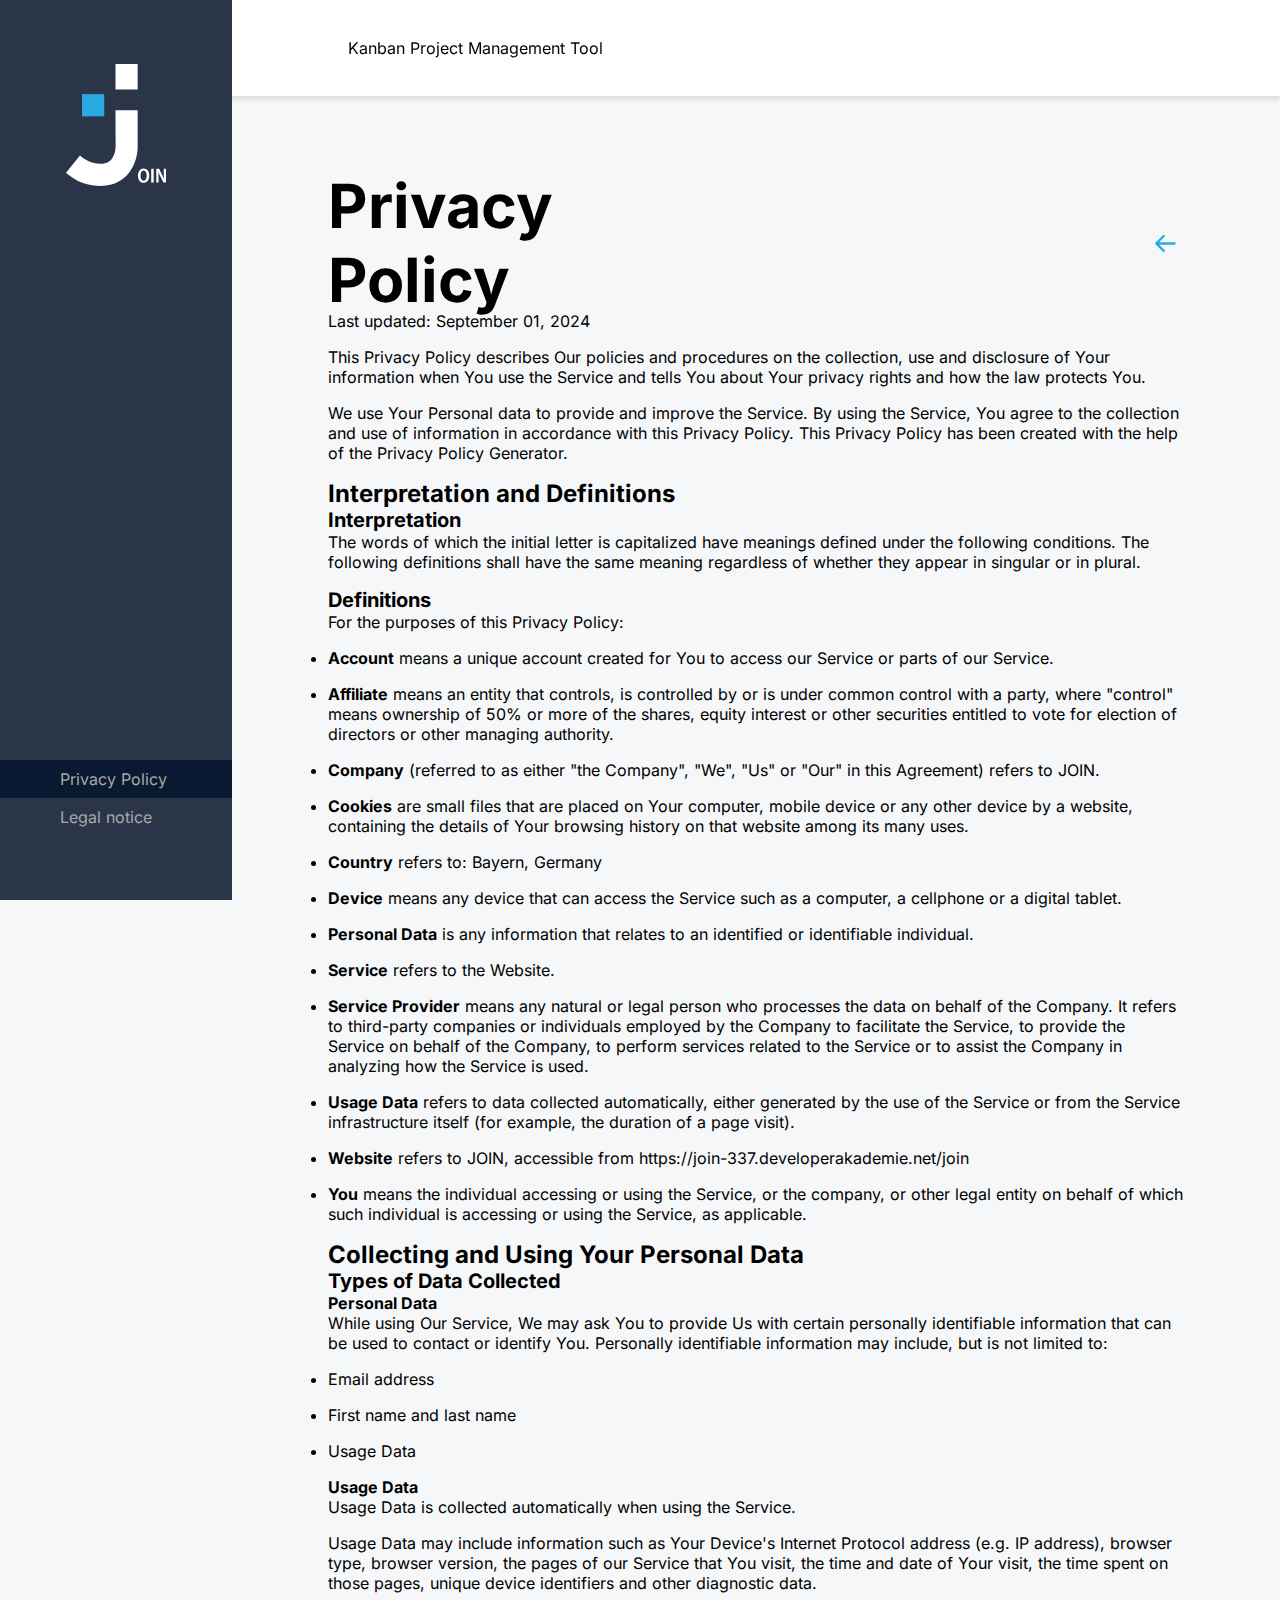
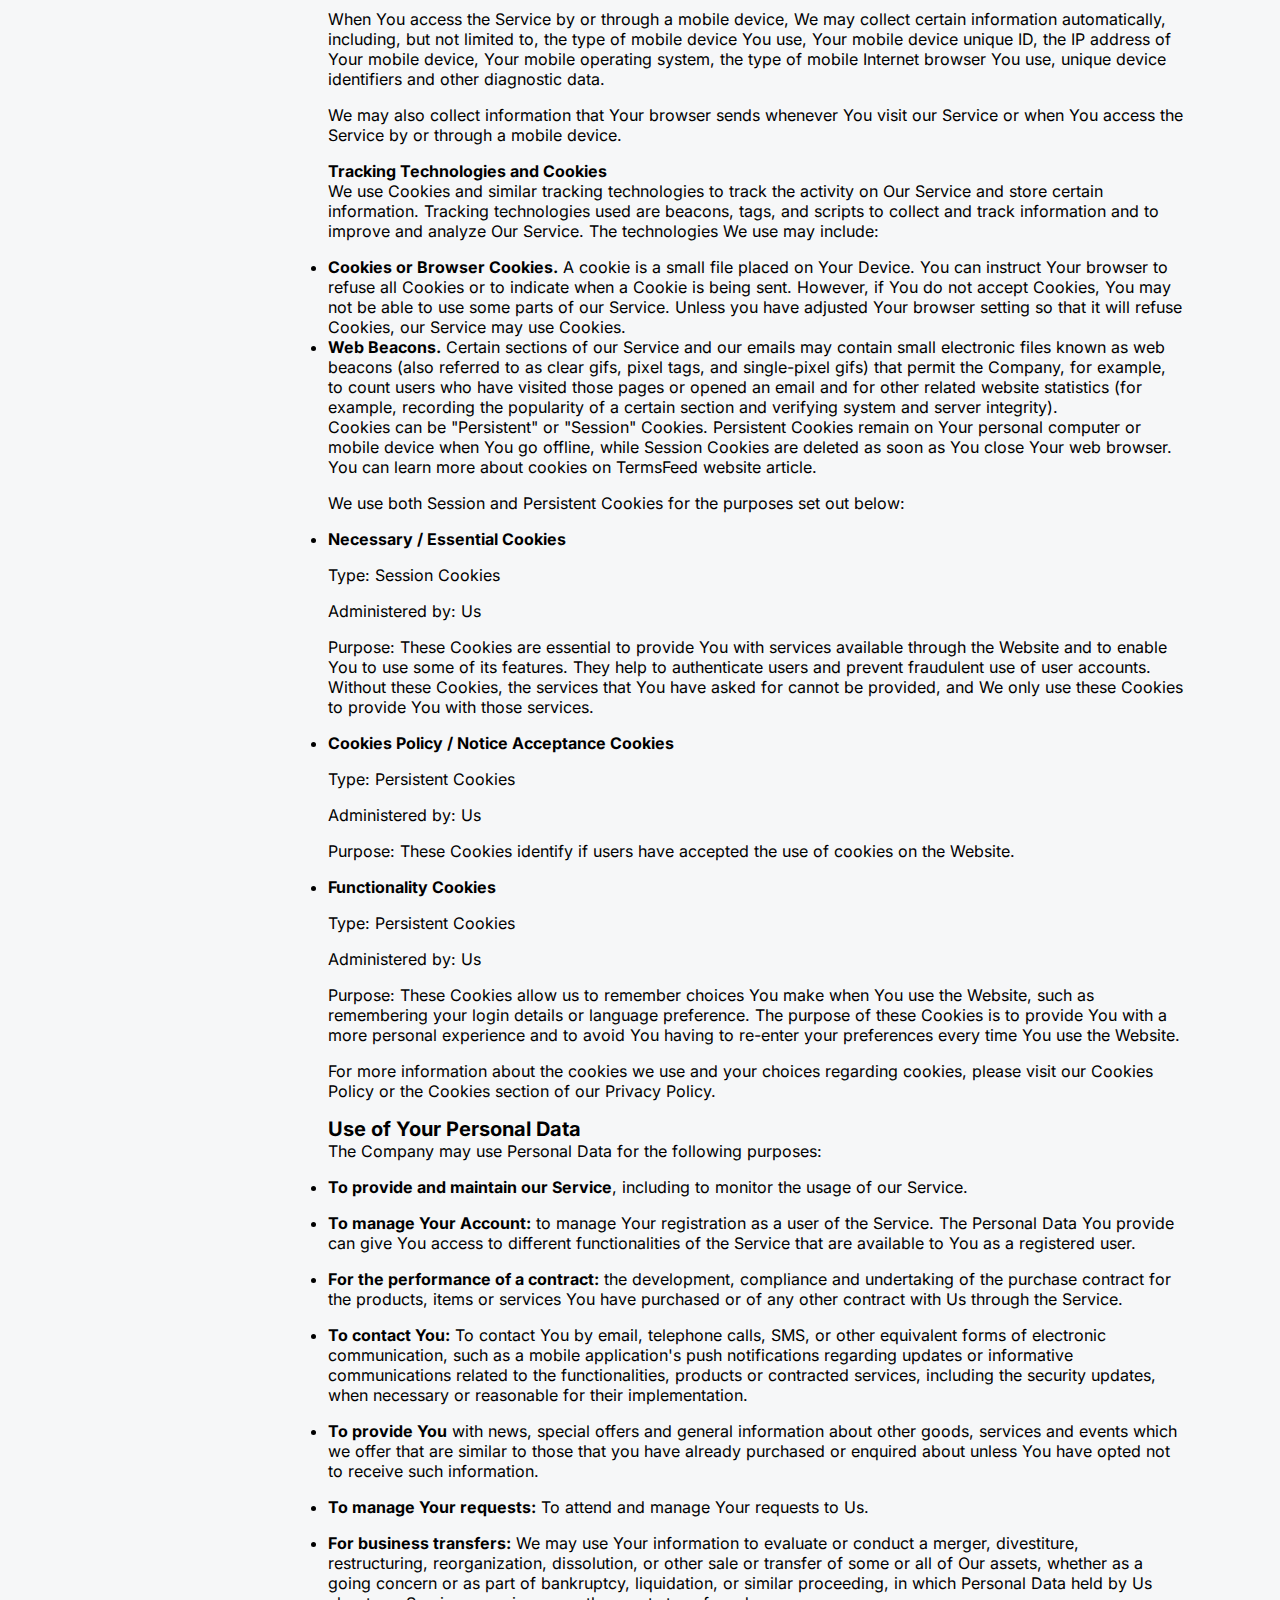
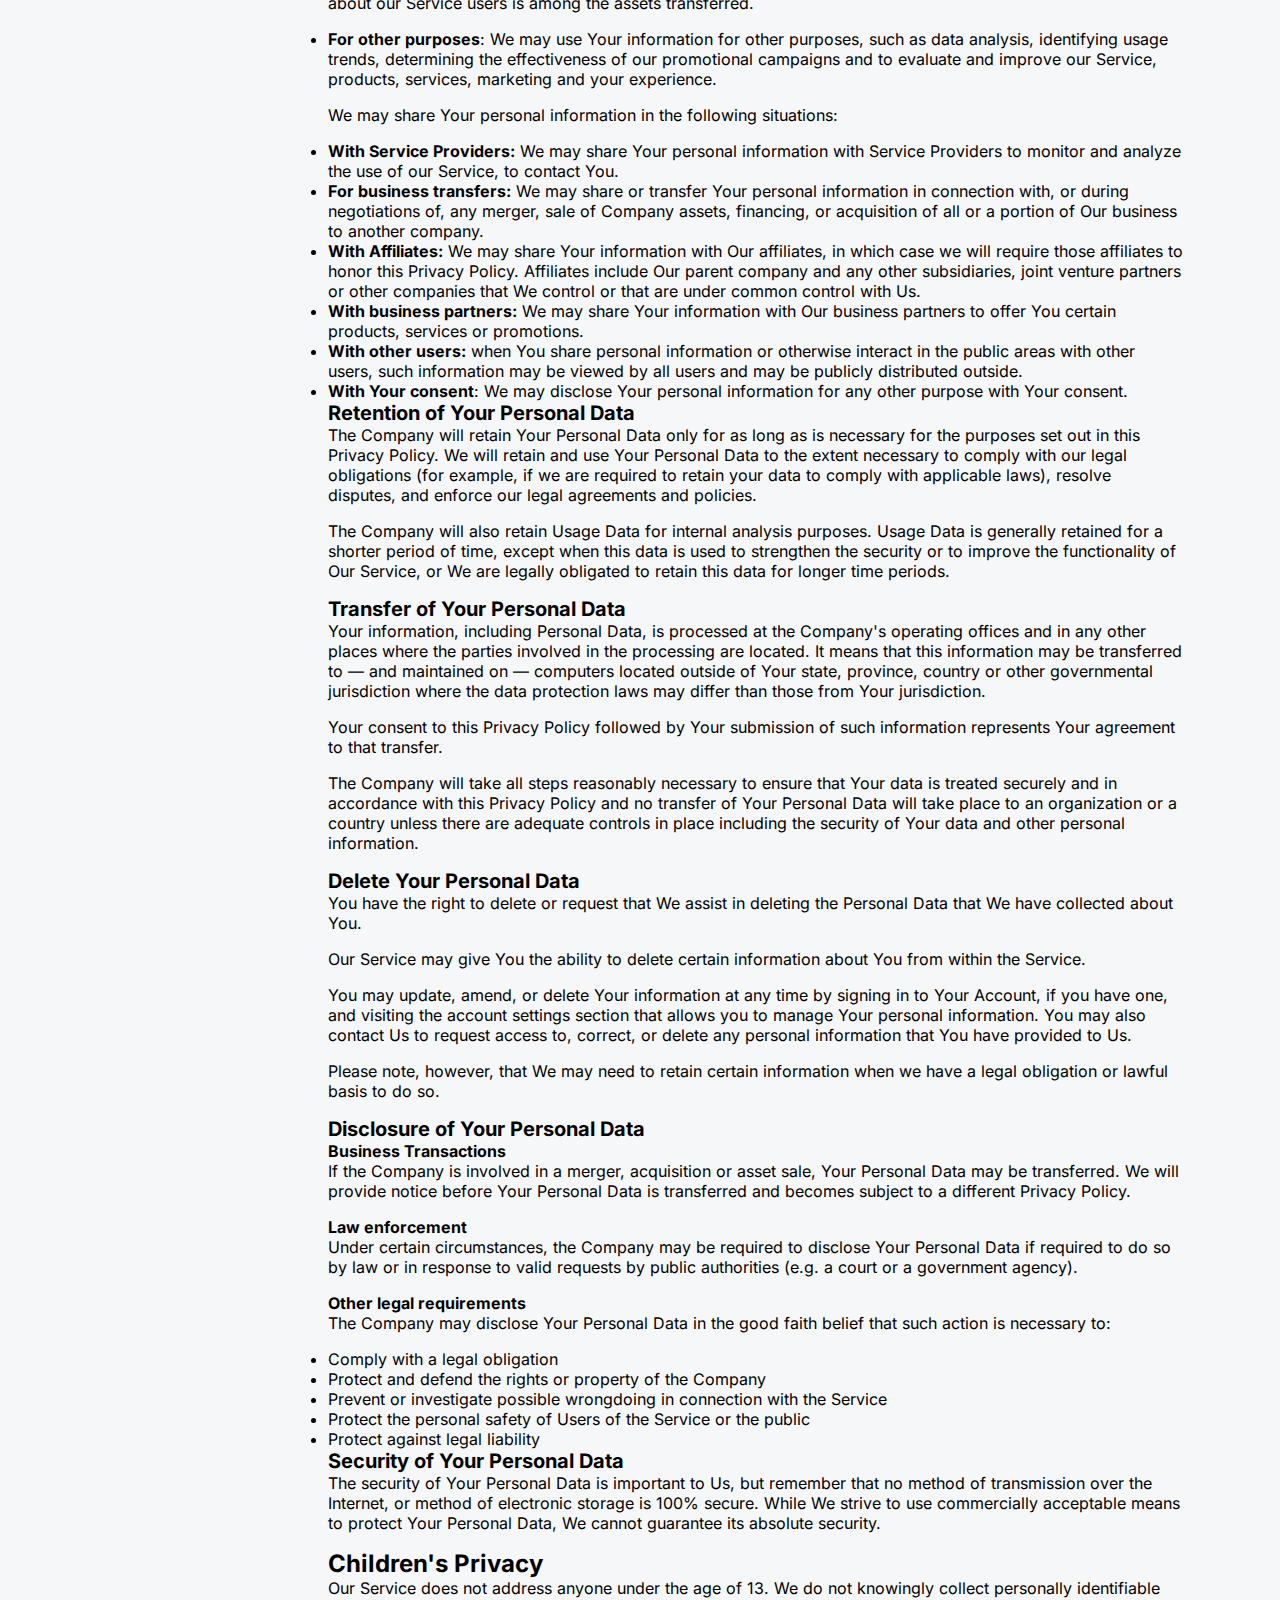
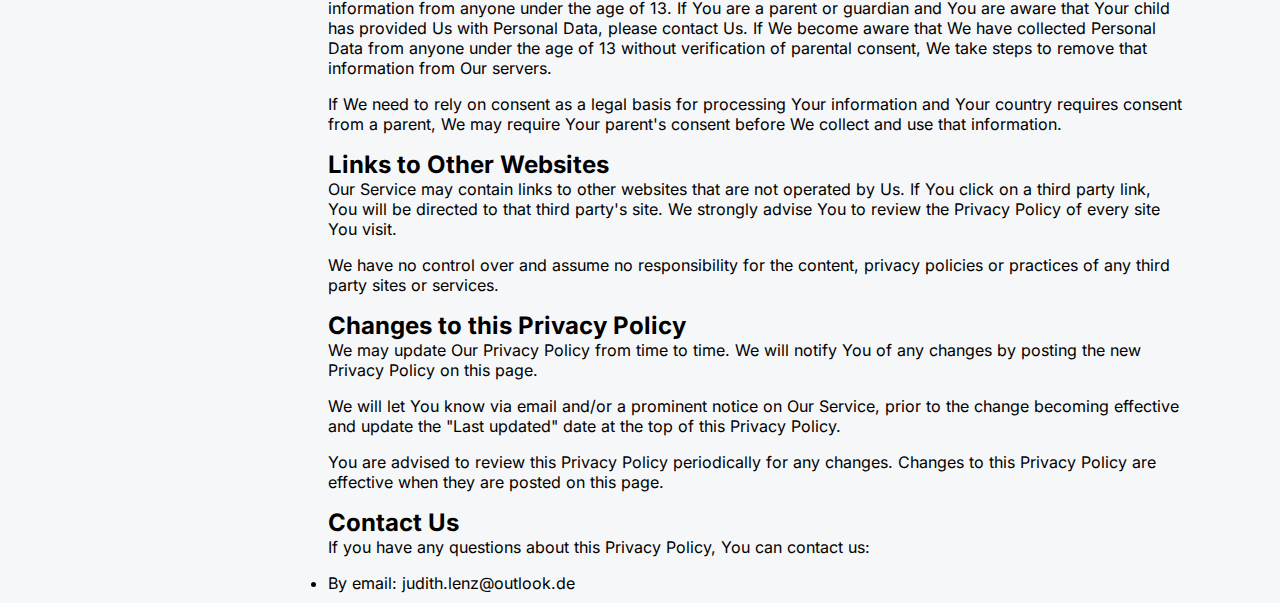
<file: privacy_policy_nologin.html>
<!DOCTYPE html>
<html lang="en">

  <head>

    <meta charset="UTF-8">
    <meta name="viewport" content="width=device-width, initial-scale=1.0">
    <link rel="stylesheet" href="styles/ln_pp_hp_style.css">
    <link rel="stylesheet" href="assets/templates/sidebar_header_style.css">
    <link rel="stylesheet" href="assets/fonts.css">
    <link rel="stylesheet" href="style.css">
    
    <script src="script.js"></script>
    <script src="scripts/contacts.js"></script>
    <script src="./scripts/summary.js"></script>

    <title>JOIN Privacy Policy</title>

  </head>

  <body onload="init_ll_pp_hp()">
    <section
      w3-include-html="./assets/templates/header_nologin.html"
      class="header"
    ></section>
    <section
      w3-include-html="./assets/templates/sidebar_nologin.html"
      class="sidebar sidebar_nologin_res"
    ></section>
    <section class="ln_pp_hp_section">
      <div class="ln_pp_hp_content">
        <header class="ln_pp_hp_headline">
          <h1 class="ln_pp_hp_h1">Privacy Policy</h1>
          <button class="back_to_last_page_btn" onclick="goBack()">
            <img
              class="back_to_last_page_arrow"
              src="./assets/img/backarrow.svg"
              alt="arrow_backToLastPage"
            />
          </button>
        </header>
        <div class="pp_content">
          <p>Last updated: September 01, 2024</p>
          <p>
            This Privacy Policy describes Our policies and procedures on the
            collection, use and disclosure of Your information when You use the
            Service and tells You about Your privacy rights and how the law
            protects You.
          </p>
          <p>
            We use Your Personal data to provide and improve the Service. By
            using the Service, You agree to the collection and use of
            information in accordance with this Privacy Policy. This Privacy
            Policy has been created with the help of the
            <a
              href="https://www.termsfeed.com/privacy-policy-generator/"
              target="_blank"
              >Privacy Policy Generator</a
            >.
          </p>
          <h2>Interpretation and Definitions</h2>
          <h3>Interpretation</h3>
          <p>
            The words of which the initial letter is capitalized have meanings
            defined under the following conditions. The following definitions
            shall have the same meaning regardless of whether they appear in
            singular or in plural.
          </p>
          <h3>Definitions</h3>
          <p>For the purposes of this Privacy Policy:</p>
          <ul>
            <li>
              <p>
                <strong>Account</strong> means a unique account created for You
                to access our Service or parts of our Service.
              </p>
            </li>
            <li>
              <p>
                <strong>Affiliate</strong> means an entity that controls, is
                controlled by or is under common control with a party, where
                &quot;control&quot; means ownership of 50% or more of the
                shares, equity interest or other securities entitled to vote for
                election of directors or other managing authority.
              </p>
            </li>
            <li>
              <p>
                <strong>Company</strong> (referred to as either &quot;the
                Company&quot;, &quot;We&quot;, &quot;Us&quot; or &quot;Our&quot;
                in this Agreement) refers to JOIN.
              </p>
            </li>
            <li>
              <p>
                <strong>Cookies</strong> are small files that are placed on Your
                computer, mobile device or any other device by a website,
                containing the details of Your browsing history on that website
                among its many uses.
              </p>
            </li>
            <li>
              <p><strong>Country</strong> refers to: Bayern, Germany</p>
            </li>
            <li>
              <p>
                <strong>Device</strong> means any device that can access the
                Service such as a computer, a cellphone or a digital tablet.
              </p>
            </li>
            <li>
              <p>
                <strong>Personal Data</strong> is any information that relates
                to an identified or identifiable individual.
              </p>
            </li>
            <li>
              <p><strong>Service</strong> refers to the Website.</p>
            </li>
            <li>
              <p>
                <strong>Service Provider</strong> means any natural or legal
                person who processes the data on behalf of the Company. It
                refers to third-party companies or individuals employed by the
                Company to facilitate the Service, to provide the Service on
                behalf of the Company, to perform services related to the
                Service or to assist the Company in analyzing how the Service is
                used.
              </p>
            </li>
            <li>
              <p>
                <strong>Usage Data</strong> refers to data collected
                automatically, either generated by the use of the Service or
                from the Service infrastructure itself (for example, the
                duration of a page visit).
              </p>
            </li>
            <li>
              <p>
                <strong>Website</strong> refers to JOIN, accessible from
                <a
                  href="https://join-337.developerakademie.net/join"
                  rel="external nofollow noopener"
                  target="_blank"
                  >https://join-337.developerakademie.net/join</a
                >
              </p>
            </li>
            <li>
              <p>
                <strong>You</strong> means the individual accessing or using the
                Service, or the company, or other legal entity on behalf of
                which such individual is accessing or using the Service, as
                applicable.
              </p>
            </li>
          </ul>
          <h2>Collecting and Using Your Personal Data</h2>
          <h3>Types of Data Collected</h3>
          <h4>Personal Data</h4>
          <p>
            While using Our Service, We may ask You to provide Us with certain
            personally identifiable information that can be used to contact or
            identify You. Personally identifiable information may include, but
            is not limited to:
          </p>
          <ul>
            <li>
              <p>Email address</p>
            </li>
            <li>
              <p>First name and last name</p>
            </li>
            <li>
              <p>Usage Data</p>
            </li>
          </ul>
          <h4>Usage Data</h4>
          <p>Usage Data is collected automatically when using the Service.</p>
          <p>
            Usage Data may include information such as Your Device's Internet
            Protocol address (e.g. IP address), browser type, browser version,
            the pages of our Service that You visit, the time and date of Your
            visit, the time spent on those pages, unique device identifiers and
            other diagnostic data.
          </p>
          <p>
            When You access the Service by or through a mobile device, We may
            collect certain information automatically, including, but not
            limited to, the type of mobile device You use, Your mobile device
            unique ID, the IP address of Your mobile device, Your mobile
            operating system, the type of mobile Internet browser You use,
            unique device identifiers and other diagnostic data.
          </p>
          <p>
            We may also collect information that Your browser sends whenever You
            visit our Service or when You access the Service by or through a
            mobile device.
          </p>
          <h4>Tracking Technologies and Cookies</h4>
          <p>
            We use Cookies and similar tracking technologies to track the
            activity on Our Service and store certain information. Tracking
            technologies used are beacons, tags, and scripts to collect and
            track information and to improve and analyze Our Service. The
            technologies We use may include:
          </p>
          <ul>
            <li>
              <strong>Cookies or Browser Cookies.</strong> A cookie is a small
              file placed on Your Device. You can instruct Your browser to
              refuse all Cookies or to indicate when a Cookie is being sent.
              However, if You do not accept Cookies, You may not be able to use
              some parts of our Service. Unless you have adjusted Your browser
              setting so that it will refuse Cookies, our Service may use
              Cookies.
            </li>
            <li>
              <strong>Web Beacons.</strong> Certain sections of our Service and
              our emails may contain small electronic files known as web beacons
              (also referred to as clear gifs, pixel tags, and single-pixel
              gifs) that permit the Company, for example, to count users who
              have visited those pages or opened an email and for other related
              website statistics (for example, recording the popularity of a
              certain section and verifying system and server integrity).
            </li>
          </ul>
          <p>
            Cookies can be &quot;Persistent&quot; or &quot;Session&quot;
            Cookies. Persistent Cookies remain on Your personal computer or
            mobile device when You go offline, while Session Cookies are deleted
            as soon as You close Your web browser. You can learn more about
            cookies on
            <a
              href="https://www.termsfeed.com/blog/cookies/#What_Are_Cookies"
              target="_blank"
              >TermsFeed website</a
            >
            article.
          </p>
          <p>
            We use both Session and Persistent Cookies for the purposes set out
            below:
          </p>
          <ul>
            <li>
              <p><strong>Necessary / Essential Cookies</strong></p>
              <p>Type: Session Cookies</p>
              <p>Administered by: Us</p>
              <p>
                Purpose: These Cookies are essential to provide You with
                services available through the Website and to enable You to use
                some of its features. They help to authenticate users and
                prevent fraudulent use of user accounts. Without these Cookies,
                the services that You have asked for cannot be provided, and We
                only use these Cookies to provide You with those services.
              </p>
            </li>
            <li>
              <p><strong>Cookies Policy / Notice Acceptance Cookies</strong></p>
              <p>Type: Persistent Cookies</p>
              <p>Administered by: Us</p>
              <p>
                Purpose: These Cookies identify if users have accepted the use
                of cookies on the Website.
              </p>
            </li>
            <li>
              <p><strong>Functionality Cookies</strong></p>
              <p>Type: Persistent Cookies</p>
              <p>Administered by: Us</p>
              <p>
                Purpose: These Cookies allow us to remember choices You make
                when You use the Website, such as remembering your login details
                or language preference. The purpose of these Cookies is to
                provide You with a more personal experience and to avoid You
                having to re-enter your preferences every time You use the
                Website.
              </p>
            </li>
          </ul>
          <p>
            For more information about the cookies we use and your choices
            regarding cookies, please visit our Cookies Policy or the Cookies
            section of our Privacy Policy.
          </p>
          <h3>Use of Your Personal Data</h3>
          <p>The Company may use Personal Data for the following purposes:</p>
          <ul>
            <li>
              <p>
                <strong>To provide and maintain our Service</strong>, including
                to monitor the usage of our Service.
              </p>
            </li>
            <li>
              <p>
                <strong>To manage Your Account:</strong> to manage Your
                registration as a user of the Service. The Personal Data You
                provide can give You access to different functionalities of the
                Service that are available to You as a registered user.
              </p>
            </li>
            <li>
              <p>
                <strong>For the performance of a contract:</strong> the
                development, compliance and undertaking of the purchase contract
                for the products, items or services You have purchased or of any
                other contract with Us through the Service.
              </p>
            </li>
            <li>
              <p>
                <strong>To contact You:</strong> To contact You by email,
                telephone calls, SMS, or other equivalent forms of electronic
                communication, such as a mobile application's push notifications
                regarding updates or informative communications related to the
                functionalities, products or contracted services, including the
                security updates, when necessary or reasonable for their
                implementation.
              </p>
            </li>
            <li>
              <p>
                <strong>To provide You</strong> with news, special offers and
                general information about other goods, services and events which
                we offer that are similar to those that you have already
                purchased or enquired about unless You have opted not to receive
                such information.
              </p>
            </li>
            <li>
              <p>
                <strong>To manage Your requests:</strong> To attend and manage
                Your requests to Us.
              </p>
            </li>
            <li>
              <p>
                <strong>For business transfers:</strong> We may use Your
                information to evaluate or conduct a merger, divestiture,
                restructuring, reorganization, dissolution, or other sale or
                transfer of some or all of Our assets, whether as a going
                concern or as part of bankruptcy, liquidation, or similar
                proceeding, in which Personal Data held by Us about our Service
                users is among the assets transferred.
              </p>
            </li>
            <li>
              <p>
                <strong>For other purposes</strong>: We may use Your information
                for other purposes, such as data analysis, identifying usage
                trends, determining the effectiveness of our promotional
                campaigns and to evaluate and improve our Service, products,
                services, marketing and your experience.
              </p>
            </li>
          </ul>
          <p>
            We may share Your personal information in the following situations:
          </p>
          <ul>
            <li>
              <strong>With Service Providers:</strong> We may share Your
              personal information with Service Providers to monitor and analyze
              the use of our Service, to contact You.
            </li>
            <li>
              <strong>For business transfers:</strong> We may share or transfer
              Your personal information in connection with, or during
              negotiations of, any merger, sale of Company assets, financing, or
              acquisition of all or a portion of Our business to another
              company.
            </li>
            <li>
              <strong>With Affiliates:</strong> We may share Your information
              with Our affiliates, in which case we will require those
              affiliates to honor this Privacy Policy. Affiliates include Our
              parent company and any other subsidiaries, joint venture partners
              or other companies that We control or that are under common
              control with Us.
            </li>
            <li>
              <strong>With business partners:</strong> We may share Your
              information with Our business partners to offer You certain
              products, services or promotions.
            </li>
            <li>
              <strong>With other users:</strong> when You share personal
              information or otherwise interact in the public areas with other
              users, such information may be viewed by all users and may be
              publicly distributed outside.
            </li>
            <li>
              <strong>With Your consent</strong>: We may disclose Your personal
              information for any other purpose with Your consent.
            </li>
          </ul>
          <h3>Retention of Your Personal Data</h3>
          <p>
            The Company will retain Your Personal Data only for as long as is
            necessary for the purposes set out in this Privacy Policy. We will
            retain and use Your Personal Data to the extent necessary to comply
            with our legal obligations (for example, if we are required to
            retain your data to comply with applicable laws), resolve disputes,
            and enforce our legal agreements and policies.
          </p>
          <p>
            The Company will also retain Usage Data for internal analysis
            purposes. Usage Data is generally retained for a shorter period of
            time, except when this data is used to strengthen the security or to
            improve the functionality of Our Service, or We are legally
            obligated to retain this data for longer time periods.
          </p>
          <h3>Transfer of Your Personal Data</h3>
          <p>
            Your information, including Personal Data, is processed at the
            Company's operating offices and in any other places where the
            parties involved in the processing are located. It means that this
            information may be transferred to — and maintained on — computers
            located outside of Your state, province, country or other
            governmental jurisdiction where the data protection laws may differ
            than those from Your jurisdiction.
          </p>
          <p>
            Your consent to this Privacy Policy followed by Your submission of
            such information represents Your agreement to that transfer.
          </p>
          <p>
            The Company will take all steps reasonably necessary to ensure that
            Your data is treated securely and in accordance with this Privacy
            Policy and no transfer of Your Personal Data will take place to an
            organization or a country unless there are adequate controls in
            place including the security of Your data and other personal
            information.
          </p>
          <h3>Delete Your Personal Data</h3>
          <p>
            You have the right to delete or request that We assist in deleting
            the Personal Data that We have collected about You.
          </p>
          <p>
            Our Service may give You the ability to delete certain information
            about You from within the Service.
          </p>
          <p>
            You may update, amend, or delete Your information at any time by
            signing in to Your Account, if you have one, and visiting the
            account settings section that allows you to manage Your personal
            information. You may also contact Us to request access to, correct,
            or delete any personal information that You have provided to Us.
          </p>
          <p>
            Please note, however, that We may need to retain certain information
            when we have a legal obligation or lawful basis to do so.
          </p>
          <h3>Disclosure of Your Personal Data</h3>
          <h4>Business Transactions</h4>
          <p>
            If the Company is involved in a merger, acquisition or asset sale,
            Your Personal Data may be transferred. We will provide notice before
            Your Personal Data is transferred and becomes subject to a different
            Privacy Policy.
          </p>
          <h4>Law enforcement</h4>
          <p>
            Under certain circumstances, the Company may be required to disclose
            Your Personal Data if required to do so by law or in response to
            valid requests by public authorities (e.g. a court or a government
            agency).
          </p>
          <h4>Other legal requirements</h4>
          <p>
            The Company may disclose Your Personal Data in the good faith belief
            that such action is necessary to:
          </p>
          <ul>
            <li>Comply with a legal obligation</li>
            <li>Protect and defend the rights or property of the Company</li>
            <li>
              Prevent or investigate possible wrongdoing in connection with the
              Service
            </li>
            <li>
              Protect the personal safety of Users of the Service or the public
            </li>
            <li>Protect against legal liability</li>
          </ul>
          <h3>Security of Your Personal Data</h3>
          <p>
            The security of Your Personal Data is important to Us, but remember
            that no method of transmission over the Internet, or method of
            electronic storage is 100% secure. While We strive to use
            commercially acceptable means to protect Your Personal Data, We
            cannot guarantee its absolute security.
          </p>
          <h2>Children's Privacy</h2>
          <p>
            Our Service does not address anyone under the age of 13. We do not
            knowingly collect personally identifiable information from anyone
            under the age of 13. If You are a parent or guardian and You are
            aware that Your child has provided Us with Personal Data, please
            contact Us. If We become aware that We have collected Personal Data
            from anyone under the age of 13 without verification of parental
            consent, We take steps to remove that information from Our servers.
          </p>
          <p>
            If We need to rely on consent as a legal basis for processing Your
            information and Your country requires consent from a parent, We may
            require Your parent's consent before We collect and use that
            information.
          </p>
          <h2>Links to Other Websites</h2>
          <p>
            Our Service may contain links to other websites that are not
            operated by Us. If You click on a third party link, You will be
            directed to that third party's site. We strongly advise You to
            review the Privacy Policy of every site You visit.
          </p>
          <p>
            We have no control over and assume no responsibility for the
            content, privacy policies or practices of any third party sites or
            services.
          </p>
          <h2>Changes to this Privacy Policy</h2>
          <p>
            We may update Our Privacy Policy from time to time. We will notify
            You of any changes by posting the new Privacy Policy on this page.
          </p>
          <p>
            We will let You know via email and/or a prominent notice on Our
            Service, prior to the change becoming effective and update the
            &quot;Last updated&quot; date at the top of this Privacy Policy.
          </p>
          <p>
            You are advised to review this Privacy Policy periodically for any
            changes. Changes to this Privacy Policy are effective when they are
            posted on this page.
          </p>
          <h2>Contact Us</h2>
          <p>
            If you have any questions about this Privacy Policy, You can contact
            us:
          </p>
          <ul>
            <li>By email: judith.lenz@outlook.de</li>
          </ul>
        </div>
      </div>
    </section>
  </body>
</html>
</file>
<file: styles/contacts.css>
/* general */

body {
  margin: 0;
  font-family: "Inter", system-ui;
  background-color: #f6f7f8;
  overflow-x: hidden;
}

.d-none {
  display: none !important;
}

/* site content */

.contacts-content {
  position: relative;
  top: 96px;
  left: 232px;
  max-width: 1200px;
  display: flex;
}

/* overview */

.contacts-container {
  width: 456px;
  height: calc(100vh - 96px);
  background-color: #ffffff;
  box-shadow: 4px 0px 6px 0px #00000014;
  overflow-y: scroll;
}

.contacts-container::-webkit-scrollbar {
  width: 10px;
}

.contacts-container::-webkit-scrollbar-button:vertical:decrement {
    background-color: white;
    background-image: url("../assets/img/contacts_arrow_up.svg");
    background-repeat: no-repeat;
    background-position: 50% 90%;
    background-size: 8px;
}

.contacts-container::-webkit-scrollbar-button:vertical:increment {
    background-color: white;
    background-image: url("../assets/img/contacts_arrow_down.svg");
    background-repeat: no-repeat;
    background-position: 50% 10%;
    background-size: 8px;
}

.contacts-container::-webkit-scrollbar-track {
  background: white;
}

.contacts-container::-webkit-scrollbar-thumb {
  background: darkgrey;
  border-radius: 10px;
}

.contacts-new-contact-div {
  position: fixed;
  width: 436px;
  height: 101px;
  display: flex;
  justify-content: center;
  align-items: center;
  background-color: #ffffff;
}

.contacts-new-contact-btn {
  display: flex;
  align-items: center;
  justify-content: center;
  width: 352px;
  height: 56px;
  border-radius: 10px;
  border: 1px;
  gap: 16px;
  font-size: 16px;
  font-weight: 700;
  margin-left: 20px;
  color: white;
  background-color: #2a3647;
  transition: all 125ms ease-in-out;
  cursor: pointer;
}

.contacts-new-contact-btn img {
  width: 32px;
}

.contacts-new-contact-btn:hover {
  background-color: #29abe2;
}

.contacts-overview {
  display: flex;
  flex-direction: column;
  align-items: center;
  padding: 32px 24px;
  overflow-x: hidden;
}

.contacts-overview-space {
  width: 352px;
  min-height: 56px;
}

.contacts-overview-category {
  min-width: 352px;
  height: 24px;
  margin: 17px 36px;
  padding-left: 70px;
  gap: 8px;
  display: flex;
  align-items: center;
}

.contacts-seperatore-horizontal {
  width: 352px;
  height: 1px;
  background-color: lightgray;
  margin: 8px 0;
}

.contacts-overview-contact {
  display: flex;
  justify-content: space-between;
  align-items: center;
  width: 352px;
  height: 78px;
  border-radius: 10px;
  padding-left: 40px;
  margin: 15px 24px;
  cursor: pointer;
}

.contacts-overview-contact-unselected {
  background-color: white;
  color: black;
}

.contacts-overview-contact-selected {
  background-color: #2a3647;
  color: white;
}

.contacts-overview-contact-unselected:hover {
  background-color: #f6f7f8;
}

.contacts-initials {
  font-size: 12px;
}

.contacts-name-email {
  display: flex;
  justify-content: flex-start;
  width: 260px;
}

.contacts-center {
  display: flex;
  flex-direction: column;
  height: 48px;
  gap: 5px;
  font-size: 20px;
}

.contacts-center a {
  color: #29abe2;
  cursor: pointer;
  font-size: 16px;
}

.headline-margin {
  margin-top: 100px;
}

/* overview mobil */

.contacts-add-contact-mobil {
    display: none;
    position: absolute;
    bottom: 50px;
    right: 100px;
    width: 56px;
    height: 56px;
    border-radius: 46px;
    cursor: pointer;
    background-color: #2a3647;
    background-image: url("../assets/img/contacts_new_contact.svg");
    background-repeat: no-repeat;
    background-size: 36px;
    background-position: 50% 50%;
    box-shadow: 0px 4px 4px 0px rgba(0, 0, 0, 0.25);
}

.contacts-add-contact-mobil:hover {
  background-color: #29abe2;
}

/* headline details div */

.contacts-headline-details-div {
  margin-left: 75px;
  padding-top: 140px;
  height: calc(100vh - 96px - 140px);
  overflow-y: scroll;
}

.contacts-headline-details-div::-webkit-scrollbar {
  display: none;
}

/* headline details mobil */

.contacts-h-d-mobil {
  display: flex !important;
}

/* contact headline */

.contacts-details-mobil-close-btn {
    position: fixed;
    top: 130px;
    right: 110px;
    width: 32px;
    height: 32px;
    padding: 8px;
    background-image: url("../assets/img/backarrow.svg");
    background-size: 32px;
    background-repeat: no-repeat;
    background-position: 50% 50%;
    cursor: pointer;
    border-radius: 32px;
}

.contacts-details-mobil-close-btn:hover {
  background-color: #e4e3e3;
}

.contacts-headline {
  display: flex;
  justify-content: center;
  align-items: center;
  width: fit-content;
  height: 90px;
}

.contacts-headline h1 {
  margin: 0;
  font-size: 61px;
  font-weight: 700;
}

.contacts-seperator-vertikal {
  width: 3px;
  height: 80%;
  background-color: #29abe2;
  margin-left: 16px;
  margin-right: 16px;
}

.contacts-headline h4 {
  font-weight: 400;
  font-size: 27px;
  margin: 0;
}

.contacts-headline-seperator-horizontal {
  display: none;
  width: 100px;
  height: 3px;
  background-color: #29abe2;
  margin-top: 16px;
}
</file>
<file: assets/fonts.css>
/* inter-100 - latin */
@font-face {
  font-display: swap; /* Check https://developer.mozilla.org/en-US/docs/Web/CSS/@font-face/font-display for other options. */
  font-family: "Inter";
  font-style: normal;
  font-weight: 100;
  src: url("./fonts/inter-v18-latin-100.woff2") format("woff2"); /* Chrome 36+, Opera 23+, Firefox 39+, Safari 12+, iOS 10+ */
}

/* inter-100italic - latin */
@font-face {
  font-display: swap; /* Check https://developer.mozilla.org/en-US/docs/Web/CSS/@font-face/font-display for other options. */
  font-family: "Inter";
  font-style: italic;
  font-weight: 100;
  src: url("./fonts/inter-v18-latin-100italic.woff2") format("woff2"); /* Chrome 36+, Opera 23+, Firefox 39+, Safari 12+, iOS 10+ */
}

/* inter-200 - latin */
@font-face {
  font-display: swap; /* Check https://developer.mozilla.org/en-US/docs/Web/CSS/@font-face/font-display for other options. */
  font-family: "Inter";
  font-style: normal;
  font-weight: 200;
  src: url("./fonts/inter-v18-latin-200.woff2") format("woff2"); /* Chrome 36+, Opera 23+, Firefox 39+, Safari 12+, iOS 10+ */
}

/* inter-200italic - latin */
@font-face {
  font-display: swap; /* Check https://developer.mozilla.org/en-US/docs/Web/CSS/@font-face/font-display for other options. */
  font-family: "Inter";
  font-style: italic;
  font-weight: 200;
  src: url("./fonts/inter-v18-latin-200italic.woff2") format("woff2"); /* Chrome 36+, Opera 23+, Firefox 39+, Safari 12+, iOS 10+ */
}

/* inter-300 - latin */
@font-face {
  font-display: swap; /* Check https://developer.mozilla.org/en-US/docs/Web/CSS/@font-face/font-display for other options. */
  font-family: "Inter";
  font-style: normal;
  font-weight: 300;
  src: url("./fonts/inter-v18-latin-300.woff2") format("woff2"); /* Chrome 36+, Opera 23+, Firefox 39+, Safari 12+, iOS 10+ */
}

/* inter-300italic - latin */
@font-face {
  font-display: swap; /* Check https://developer.mozilla.org/en-US/docs/Web/CSS/@font-face/font-display for other options. */
  font-family: "Inter";
  font-style: italic;
  font-weight: 300;
  src: url("./fonts/inter-v18-latin-300italic.woff2") format("woff2"); /* Chrome 36+, Opera 23+, Firefox 39+, Safari 12+, iOS 10+ */
}

/* inter-regular - latin */
@font-face {
  font-display: swap; /* Check https://developer.mozilla.org/en-US/docs/Web/CSS/@font-face/font-display for other options. */
  font-family: "Inter";
  font-style: normal;
  font-weight: 400;
  src: url("./fonts/inter-v18-latin-regular.woff2") format("woff2"); /* Chrome 36+, Opera 23+, Firefox 39+, Safari 12+, iOS 10+ */
}

/* inter-italic - latin */
@font-face {
  font-display: swap; /* Check https://developer.mozilla.org/en-US/docs/Web/CSS/@font-face/font-display for other options. */
  font-family: "Inter";
  font-style: italic;
  font-weight: 400;
  src: url("./fonts/inter-v18-latin-italic.woff2") format("woff2"); /* Chrome 36+, Opera 23+, Firefox 39+, Safari 12+, iOS 10+ */
}

/* inter-500 - latin */
@font-face {
  font-display: swap; /* Check https://developer.mozilla.org/en-US/docs/Web/CSS/@font-face/font-display for other options. */
  font-family: "Inter";
  font-style: normal;
  font-weight: 500;
  src: url("./fonts/inter-v18-latin-500.woff2") format("woff2"); /* Chrome 36+, Opera 23+, Firefox 39+, Safari 12+, iOS 10+ */
}

/* inter-500italic - latin */
@font-face {
  font-display: swap; /* Check https://developer.mozilla.org/en-US/docs/Web/CSS/@font-face/font-display for other options. */
  font-family: "Inter";
  font-style: italic;
  font-weight: 500;
  src: url("./fonts/inter-v18-latin-500italic.woff2") format("woff2"); /* Chrome 36+, Opera 23+, Firefox 39+, Safari 12+, iOS 10+ */
}

/* inter-600 - latin */
@font-face {
  font-display: swap; /* Check https://developer.mozilla.org/en-US/docs/Web/CSS/@font-face/font-display for other options. */
  font-family: "Inter";
  font-style: normal;
  font-weight: 600;
  src: url("./fonts/inter-v18-latin-600.woff2") format("woff2"); /* Chrome 36+, Opera 23+, Firefox 39+, Safari 12+, iOS 10+ */
}

/* inter-600italic - latin */
@font-face {
  font-display: swap; /* Check https://developer.mozilla.org/en-US/docs/Web/CSS/@font-face/font-display for other options. */
  font-family: "Inter";
  font-style: italic;
  font-weight: 600;
  src: url("./fonts/inter-v18-latin-600italic.woff2") format("woff2"); /* Chrome 36+, Opera 23+, Firefox 39+, Safari 12+, iOS 10+ */
}

/* inter-700 - latin */
@font-face {
  font-display: swap; /* Check https://developer.mozilla.org/en-US/docs/Web/CSS/@font-face/font-display for other options. */
  font-family: "Inter";
  font-style: normal;
  font-weight: 700;
  src: url("./fonts/inter-v18-latin-700.woff2") format("woff2"); /* Chrome 36+, Opera 23+, Firefox 39+, Safari 12+, iOS 10+ */
}

/* inter-700italic - latin */
@font-face {
  font-display: swap; /* Check https://developer.mozilla.org/en-US/docs/Web/CSS/@font-face/font-display for other options. */
  font-family: "Inter";
  font-style: italic;
  font-weight: 700;
  src: url("./fonts/inter-v18-latin-700italic.woff2") format("woff2"); /* Chrome 36+, Opera 23+, Firefox 39+, Safari 12+, iOS 10+ */
}

/* inter-800 - latin */
@font-face {
  font-display: swap; /* Check https://developer.mozilla.org/en-US/docs/Web/CSS/@font-face/font-display for other options. */
  font-family: "Inter";
  font-style: normal;
  font-weight: 800;
  src: url("./fonts/inter-v18-latin-800.woff2") format("woff2"); /* Chrome 36+, Opera 23+, Firefox 39+, Safari 12+, iOS 10+ */
}

/* inter-800italic - latin */
@font-face {
  font-display: swap; /* Check https://developer.mozilla.org/en-US/docs/Web/CSS/@font-face/font-display for other options. */
  font-family: "Inter";
  font-style: italic;
  font-weight: 800;
  src: url("./fonts/inter-v18-latin-800italic.woff2") format("woff2"); /* Chrome 36+, Opera 23+, Firefox 39+, Safari 12+, iOS 10+ */
}

/* inter-900 - latin */
@font-face {
  font-display: swap; /* Check https://developer.mozilla.org/en-US/docs/Web/CSS/@font-face/font-display for other options. */
  font-family: "Inter";
  font-style: normal;
  font-weight: 900;
  src: url("./fonts/inter-v18-latin-900.woff2") format("woff2"); /* Chrome 36+, Opera 23+, Firefox 39+, Safari 12+, iOS 10+ */
}

/* inter-900italic - latin */
@font-face {
  font-display: swap; /* Check https://developer.mozilla.org/en-US/docs/Web/CSS/@font-face/font-display for other options. */
  font-family: "Inter";
  font-style: italic;
  font-weight: 900;
  src: url("./fonts/inter-v18-latin-900italic.woff2") format("woff2"); /* Chrome 36+, Opera 23+, Firefox 39+, Safari 12+, iOS 10+ */
}
</file>
<file: assets/templates/sidebar_header_style.css>
.header {
  z-index: 2;
  display: flex;
  align-items: center;
  background-color: white;
  height: 96px;
  width: 100%;
  position: fixed;
  top: 0;
  box-shadow: 0px 4px 4px 0px #0000001a;
}

.header_wrapper {
  position: relative;
  width: 100%;
  max-width: 1440px;
}

.header_content {
  max-width: 1072px;
  padding-left: 348px;
  padding-right: 20px;
  justify-content: space-between;
  display: flex;
  align-items: center;
}

.header_icons_right {
  display: flex;
  align-items: center;
}
.header_help_icon {
  width: 20px;
  height: 20px;
}

.header_help_icon_container:hover .header_help_icon {
  width: 24px;
  height: 24px;
}

.header_help_icon_container {
  height: 32px;
  width: 32px;
  display: flex;
  justify-content: center;
  align-items: center;
  margin-right: 16px;
}

.header_help_icon_container:hover {
  cursor: pointer;
}

.sidebar {
  z-index: 2;
  display: flex;
  flex-direction: column;
  justify-content: space-between;
  align-items: center;
  background-color: #2a3647;
  width: 232px;
  height: 100vh;
  position: fixed;
  top: 0;
}

.sidebar_join_logo {
  height: 122px;
  padding-top: 64px;
}

.sidebar_links_center {
  display: flex;
  align-items: center;
  flex-direction: column;
  gap: 12px;
  color: #cdcdcd;
  width: 100%;
  font-size: 16px;
  margin-bottom: 270px;
}

.sidebar_links_center img {
  height: 30px;
  width: 30px;
}

.sidebar_links_center a {
  width: 100%;
  cursor: pointer;
  text-align: center;
}

.sidebar_links_center :hover {
  background-color: #2a3d59;
}

.sidebar_links_bottom {
  padding-bottom: 64px;
  width: 100%;
  align-items: center;
  font-size: 16px;
  display: flex;
  flex-direction: column;
  color: #a8a8a8;
}

.links_bottom_container {
  justify-content: start;
  display: flex;
  width: 100%;
  align-items: center;
  height: 38px;
}
.links_bottom_container a {
  text-align: center;
  margin-left: 60px;
}

.sidebar_links_bottom a:hover {
  cursor: pointer;
  color: #29abe2;
  font-weight: 600;
}

.sidebar_links_bottom a:target {
  background-color: beige;
}

table {
  margin: 0 auto;
  width: auto;
  height: 46px;
}

.img-cell {
  text-align: center;
  vertical-align: middle;
}

.text-cell {
  text-align: left;
  padding-left: 6px;
  width: 80px;
}

.sidebar_current_link {
  background-color: #091931;
  pointer-events: none;
}

.header-user-name {
  height: 50px;
  width: 50px;
  border: 3px solid #2a3647;
  border-radius: 50%;
  display: flex;
  justify-content: center;
  align-items: center;
  font-weight: 600;
  font-size: 20px;
  color: #29abe2;
}

.header-user-name:hover {
  cursor: pointer;
  background-color: rgba(12, 46, 98, 0.12);
}

.user-content {
  display: none;
  position: absolute;
  background-color: #2a3647;
  min-width: 140px;
  overflow: auto;
  box-shadow: 0px 8px 16px 0px rgba(0, 0, 0, 0.2);
  border-radius: 20px 0px 20px 20px;
  padding: 10px;
  top: 76px;
  right: 0;
  z-index: 100;
  cursor: pointer;
}

.user-content a {
  color: #cdcdcd;
  padding: 12px 16px;
  text-decoration: none;
  display: block;
  border-top-left-radius: 15px;
  border-bottom-right-radius: 15px;
}

.user-content a:hover {
  background-color: #2a3d59;
}

#regular_addTask_link,
#responsive_board_link,
#responsive_addTasks_link,
#regular_board_link,
#responsive_header_join_logo,
#header_headline {
  display: none;
}

@media (min-width: 1001px) {
  #regular_board_link,
  #regular_addTask_link,
  #header_headline {
    display: block;
  }
}

@media (max-width: 1000px) {
  #responsive_board_link,
  #responsive_addTasks_link {
    display: flex;
  }
  #responsive_header_join_logo {
    display: block;
    height: 39px;
    width: 32px;
  }

  .sidebar {
    z-index: 3000;
    bottom: 0;
    width: 100%;
    height: 80px;
    position: fixed;
    top: unset;
  }

  .sidebar_nologin_res {
    display: none;
  }

  .sidebar_join_logo_container {
    display: none;
  }

  .sidebar_links_center {
    flex-direction: row;
    justify-content: space-around;
    margin-bottom: 0;
    margin: 0 10px 0 10px;
    height: 100%;
    gap: 4px;
  }

  .sidebar_links_center :hover {
    background-color: #091931;
  }

  .sidebar_links_center img {
    height: 24px;
    width: 24px;
  }

  .sidebar_links_center a {
    display: flex;
    justify-content: center;
    align-items: center;
    width: 80px;
    height: 76px;
    border-radius: 14px;
  }

  .sidebar_links_center a:hover {
    background-color: #091931;
  }

  table {
    margin: 0;
  }

  tr {
    display: flex;
    flex-direction: column;
  }

  .text-cell {
    font-size: 14px;
    text-align: unset;
    padding-left: 0;
    width: unset;
  }

  .sidebar_links_bottom {
    display: none;
  }

  .header {
    height: 80px;
  }

  .user-content {
    top: 81px;
  }

  .header_content {
    padding-left: 16px;
    padding-right: 16px;
  }

  .header_help_icon_container {
    display: none;
  }
}

@media (max-height: 900px) {
  .user-content {
    top: 68px !important;
  }
}
</file>
<file: styles/ln_pp_hp_style.css>
body::-webkit-scrollbar {
  display: none;
}

a {
  all: unset;
}

p {
  font-size: 16px;
  margin-top: 0;
  margin-bottom: 16px;
}

.legal_notice_p {
  margin-bottom: 24px;
}

.pp_content {
  max-width: 950px;
}

button {
  all: unset;
}

h3 {
  font-size: 20px;
  margin: 0;
}

.sidebar_with_content {
  display: flex;
}

.ln_pp_hp_section {
  padding-bottom: 10px;
  background-color: #f6f7f8;
}

.ln_pp_hp_content {
  max-width: 1014px;
  padding: 206px 97px 0 328px;
}

.ln_pp_hp_h1 {
  margin: 0 0 0 0;
  font-weight: 700;
  font-size: 61px;
  width: 420px;
}

.ln_pp_hp_headline {
  height: 73px;
  display: flex;
  align-items: center;
  justify-content: space-between;
  padding-bottom: 32px;
}

.legal_notice_span {
  color: #29abe2;
  line-height: 19.2px;
}

.legal_notice_ul {
  padding-left: 24px;
  margin-bottom: 24px;
}

.legal_notice_h2 {
  margin: 0 0 24px 0;
  padding-top: 8px;
  font-size: 27px;
  font-weight: 700;
}

.legal_notice_h3 {
  font-size: 20px;
  margin: 0;
  padding: 0;
}

.back_to_last_page_btn {
  position: fixed;
  top: 225px;
  left: calc(min(1307px, 100% - 133px));
  display: flex;
  align-items: center;
  justify-content: center;
  height: 37px;
  width: 37px;
  margin: 0 0 0 0;
}

.back_to_last_page_btn img {
  width: 21px;
  height: 21px;
  padding: 3px;
}

.back_to_last_page_btn img:hover {
  transform: scale(1.09);
  cursor: pointer;
  background-color: rgb(238, 238, 238);
  border-radius: 50%;
}

ol {
  list-style: none;
  counter-reset: section;
  margin: 16px 0px 32px 0;
}

.hp_li {
  padding-left: 56px;
  counter-increment: section;
  position: relative;
}

.hp_li::before {
  content: counter(section) ".";
  position: absolute;
  left: 0px;
  font-size: 27px;
  font-weight: bold;
}

@media (max-width: 1000px) {
  .ln_pp_hp_content {
    padding: 128px 16px 0 16px;
  }

  .ln_pp_hp_h1 {
    font-size: 47px;
  }
  .legal_notice_h2 {
    font-size: 27px;
  }

  .back_to_last_page_btn {
    position: unset;
  }

  .ln_pp_hp_section {
    padding-bottom: 80px;
  }
}
</file>
<file: styles/contacts_add_edit.css>
/* contact add / edit */

.contacts-add-edit-bg-hide {
  position: fixed;
  top: 0;
  left: 0;
  width: 100vw;
  height: 100vh;
  display: flex;
  justify-content: center;
  align-items: center;
  z-index: 5;
  background-color: #b8b9ba5d;
  transform: translateX(+200%);
  transition: all 125ms ease-in-out;
}

.contacts-add-edit-bg-show {
  transform: translateX(0%) !important;
}

.contacts-add-edit-div {
  z-index: 6;
  transform: translateX(+200%);
  transition: all 125ms ease-in-out;
  width: 1220px;
  height: 590px;
  background-color: white;
  border-radius: 30px;
  display: flex;
}

.contacts-translateX {
  transform: translateX(0%) !important;
}

.contacts-input-error {
  height: 12px;
  width: 100%;
  color: #ff8190;
  font-size: 12px;
  padding-top: 5px;
  padding-left: 10px;
}

/* contact edit */

.contacts-edit-title {
  width: 453px;
  height: 590px;
  display: flex;
  flex-direction: column;
  justify-content: center;
  border-top-left-radius: 30px;
  border-bottom-left-radius: 30px;
  background-color: #2a3647;
}

.contacts-edit-title img {
  width: 54px;
  height: 67px;
  margin-left: 50px;
}

.contacts-edit-title-h {
  color: white;
  margin-left: 50px;
  margin-top: 24px;
  margin-bottom: 90px;
}

.contacts-edit-title-h h1 {
  font-size: 61px;
  margin: 0;
}

.contacts-edit-title-h h3 {
  font-size: 27px;
  font-weight: 400;
}

.contacts-edit-section {
  height: 100px;
  position: relative;
  top: 140px;
  left: 20px;
  display: flex;
}

.contacts-edit-section svg {
  margin-left: 50px;
  margin-right: 75px;
  margin-top: 65px;
}

.contacts-edit-input-btn {
  max-width: 422px;
}

.contacts-edit-close-btn {
  position: relative;
  left: 665px;
  bottom: 100px;
  width: 32px;
  height: 32px;
  background-image: url("../assets/img/close.svg");
  background-size: 13px;
  background-repeat: no-repeat;
  background-position: 50% 50%;
  cursor: pointer;
  border-radius: 56px;
}

.contacts-edit-close-btn:hover {
  background-color: #e8e8e8;
}

.contacts-edit-input {
  display: flex;
  flex-direction: column;
  height: 280px;
  gap: 20px;
}

.contacts-edit-inputfield {
  width: 376px;
  max-height: 50px;
  border-radius: 10px;
  padding: 13px 21px;
  border: solid 1px #e8e8e8;
  font-size: 20px;
  font-weight: 400;
  outline-color: #29abe2;
}

.contacts-edit-delete-btn {
  padding: 15px 24px;
  border-radius: 8px;
  border: solid 1px #2a3647;
  transition: all 125ms ease-in-out;
  margin-right: 16px;
  cursor: pointer;
  font-family: "Inter", system-ui;
  font-size: 16px;
}

.contacts-edit-delete-btn:hover {
  color: #29abe2;
  border: solid 1px #29abe2;
  box-shadow: 0px 3px 3px 0px rgba(0, 0, 0, 0.3);
}

.contacts-edit-save-btn {
  color: white;
  padding: 16px;
  padding-right: 42px;
  border-radius: 8px;
  border: none;
  background-color: #2a3647;
  transition: all 125ms ease-in-out;
  cursor: pointer;
  font-family: "Inter", system-ui;
  font-size: 16px;
  background-image: url("../assets/img/check.svg");
  background-repeat: no-repeat;
  background-size: 16px;
  background-position: 80% 50%;
}

.contacts-edit-save-btn:hover {
  background-color: #29abe2;
  box-shadow: 0px 3px 3px 0px rgba(0, 0, 0, 0.3);
}

.contacts-edit-name {
  background-image: url("../assets/img/person.svg");
  background-repeat: no-repeat;
  background-size: 16px;
  background-position: 95% 50%;
}

.contacts-edit-email {
  background-image: url("../assets/img/mail.svg");
  background-repeat: no-repeat;
  background-size: 35px;
  background-position: 97% 50%;
}

.contacts-edit-number {
  background-image: url("../assets/img/phone.svg");
  background-repeat: no-repeat;
  background-size: 18px;
  background-position: 95% 50%;
}

/* contact add new */

.contacts-add-title {
  min-width: 467px;
  height: 590px;
  display: flex;
  flex-direction: column;
  justify-content: center;
  border-top-left-radius: 30px;
  border-bottom-left-radius: 30px;
  background-color: #2a3647;
}

.contacts-add-title img {
  width: 54px;
  height: 67px;
  margin-left: 50px;
}

.contacts-add-section {
  position: relative;
  top: 150px;
  display: flex;
}

.contacts-add-close-btn {
  position: relative;
  left: 665px;
  bottom: 100px;
  width: 32px;
  height: 32px;
  background-image: url("../assets/img/close.svg");
  background-size: 13px;
  background-repeat: no-repeat;
  background-position: 50% 50%;
  cursor: pointer;
  border-radius: 56px;
}

.contacts-add-close-btn:hover {
  background-color: #e8e8e8;
}

.contacts-add-section-img {
  width: 120px;
  height: 120px;
  margin-left: 50px;
  margin-right: 75px;
  margin-top: 65px;
}

.contacts-img-margin img {
  margin-left: 4px;
}

.contacts-add-cancel-btn {
  padding: 15px 24px;
  border-radius: 8px;
  border: solid 1px #2a3647;
  transition: all 125ms ease-in-out;
  margin-right: 16px;
  cursor: pointer;
}

.contacts-add-cancel-btn:hover {
  color: #29abe2;
  border: solid 1px #29abe2;
  box-shadow: 0px 3px 3px 0px rgba(0, 0, 0, 0.3);
}

.contacts-add-create-btn {
  color: white;
  padding: 16px;
  padding-right: 40px;
  border-radius: 8px;
  border: none;
  background-color: #2a3647;
  transition: all 125ms ease-in-out;
  cursor: pointer;
  font-family: "Inter", system-ui;
  font-size: 16px;
  background-image: url("../assets/img/check.svg");
  background-repeat: no-repeat;
  background-size: 16px;
  background-position: 90% 50%;
}

.contacts-add-create-btn:hover {
  background-color: #29abe2;
  box-shadow: 0px 3px 3px 0px rgba(0, 0, 0, 0.3);
}

/* contact created */

.contact-created {
  position: fixed;
  bottom: 130px;
  right: 100px;
  width: 330px;
  height: 75px;
  display: flex;
  justify-content: center;
  align-items: center;
  background-color: #2a3647;
  border-radius: 20px;
  font-size: 20px;
  color: white;
  transform: translateX(500%);
  transition: all 125ms ease-in-out;
}

.creation-succesfull {
  transform: translateX(0%) !important;
}
</file>
<file: styles/contacts_details.css>
/* contact details */

.contacts-contact-details {
  height: fit-content;
  width: fit-content;
  gap: 21px;
  margin-top: 30px;
}

.contacts-contact-logo-name {
  display: flex;
  justify-content: space-between;
  max-width: 630px;
}

.contacts-contact-details-btn-div {
  display: flex;
  align-items: center;
}

.contacts-contact-details-h-edit-delete {
  margin-left: 50px;
  display: flex;
  flex-direction: column;
  justify-content: center;
}

.contacts-contact-details-h-edit-delete h2 {
  min-height: 56px;
  font-size: 47px;
  margin: 0;
}

.contacts-contact-details-h-edit-delete button {
  display: flex;
  justify-content: flex-end;
  align-items: center;
  height: 24px;
  margin-top: 8px;
  margin-right: 16px;
  cursor: pointer;
}

.contacts-contact-details-h-edit-delete button:hover {
  color: #29abe2;
  font-weight: 700;
}

.contacts-contact-details-edit-btn {
    width: 60px;
    background-image: url("../assets/img/contacts_pen.svg");
    background-size: 24px;
    background-position: 0% 0%;
    background-repeat: no-repeat;
}

.contacts-contact-details-edit-btn:hover {
    background-image: url("../assets/img/contacts_pen_hover.svg");
}

.contacts-contact-details-delete-btn {
    width: 80px;
    background-image: url("../assets/img/contacts_bin.svg");
    background-size: 24px;
    background-position: 0% 0%;
    background-repeat: no-repeat;
}

.contacts-contact-details-delete-btn:hover {
    background-image: url("../assets/img/contacts_bin_hover.svg");
}

.contacts-details-info-hl {
  width: 207px;
  height: 74px;
  display: flex;
  align-items: center;
  margin-top: 16px;
  margin-bottom: 24px;
  font-size: 20px;
  font-weight: 400;
}

.contacts-details-info {
  display: flex;
  flex-direction: column;
  gap: 22px;
}

.contacts-details-info a {
  color: #29abe2;
  cursor: pointer;
  font-size: 16px;
  width: fit-content;
}

/* details mobil */

.contacts-d-more-options-btn {
    position: fixed;
    right: 100px;
    bottom: 130px;
    width: 56px;
    height: 56px;
    background-image: url("../assets/img/contacts-options.svg");
    background-size: 32px;
    background-repeat: no-repeat;
    background-position: 50% 50%;
    background-color: #2a3647;
    border-radius: 56px;
    box-shadow: 0px 4px 4px 0px rgba(0, 0, 0, 0.25);
    cursor: pointer;
}

.contacts-d-more-options-btn:hover {
  background-color: #29abe2;
}

.contacts-d-more-options-div {
  z-index: 3;
  display: flex;
  flex-direction: column;
  max-width: 120px;
  max-height: 100px;
  position: fixed;
  right: 30px;
  bottom: 120px;
  background-color: white;
  padding: 10px;
  border-top-left-radius: 20px;
  border-top-right-radius: 20px;
  border-bottom-left-radius: 20px;
  transform: translateX(+1000%);
  transition: all 125ms ease-in-out;
  box-shadow: 0px 4px 4px 0px rgba(0, 0, 0, 0.25);
}

.contacts-d-more-options-bg {
  position: absolute;
  top: 0;
  left: 0;
  width: 100vw;
  height: 100vh;
  transform: translateX(+1000%);
}

.contacts-d-more-options-show {
  transform: translateX(0%) !important;
}

.contacts-d-more-options-div button {
  width: 70px;
  height: 24px;
  padding: 8px;
  padding-left: 45px;
  border-radius: 10px;
}

.contact-details-mobil-edit-btn {
    background-image: url("../assets/img/contacts_pen.svg");
    background-repeat: no-repeat;
    background-position: 10% 50%;
}

.contact-details-mobil-edit-btn:hover {
    background-color: #e8e8e8;
    background-image: url("../assets/img/contacts_pen_hover.svg");
    color: #29abe2;
}

.contact-details-mobil-delete-btn {
    background-image: url("../assets/img/contacts_bin.svg");
    background-repeat: no-repeat;
    background-position: 10% 50%;
}

.contact-details-mobil-delete-btn:hover {
    background-color: #e8e8e8;
    background-image: url("../assets/img/contacts_bin_hover.svg");
    color: #29abe2;
}
</file>
<file: styles/contacts_responsiv.css>
/* media compatibility */

@media (max-height: 900px) {
  .contacts-add-title {
    min-height: 180px !important;
  }

  .contacts-add-close-btn {
    top: -80px !important;
  }

  .contacts-add-edit-div {
    height: 520px !important;
  }

  .contacts-add-section-img {
    margin-bottom: 16px !important;
  }

  .contacts-edit-input {
    gap: 16px;
    height: 180px;
  }

  .contacts-edit-title {
    min-height: 180px;
  }

  .contacts-edit-close-btn {
    top: -80px !important;
  }

  .contacts-input-error {
    padding-top: 0;
  }

  .contacts-add-create-btn {
    margin-top: 25px;
  }
}

@media (max-width: 1400px) {
  .contacts-content {
    max-width: 81vw;
  }

  .contacts-headline {
    height: 70px;
  }

  .contacts-headline h1 {
    font-size: 50px;
  }

  .contacts-headline h4 {
    font-size: 24px;
  }

  .contacts-contact-details-h-edit-delete h2 {
    font-size: 40px;
  }

  .contacts-add-edit-div {
    width: 1000px;
    height: 500px;
  }

  .contacts-add-section {
    top: 120px;
  }

  .contacts-add-section-img {
    width: 100px;
    height: 100px;
    margin-left: 25px;
    margin-right: 40px;
  }

  .contacts-add-title {
    min-width: 400px;
    height: 500px;
  }

  .contacts-add-close-btn {
    left: 510px;
    bottom: 75px;
  }

  .contacts-edit-section {
    height: 100px;
    left: 0px;
    top: 120px;
  }

  .contacts-edit-inputfield {
    width: 300px;
  }

  .contacts-edit-title-h h1 {
    font-size: 45px;
  }

  .contacts-edit-title-h h3 {
    font-size: 20px;
  }

  .contacts-edit-title {
    height: 500px;
    width: 400px;
  }

  .contacts-edit-close-btn {
    left: 510px;
    bottom: 75px;
  }

  .contacts-edit-section svg {
    width: 100px;
    height: 100px;
    margin-left: 25px;
    margin-right: 40px;
  }
}

@media (max-width: 1350px) {
  .contacts-headline-details-div {
    padding-top: 50px;
    height: calc(100vh - 96px - 50px);
  }

  .contacts-headline {
    flex-direction: column;
    align-items: normal;
    height: 110px;
  }

  .contacts-seperator-vertikal {
    display: none;
  }

  .contacts-headline-seperator-horizontal {
    display: block;
  }

  .contacts-contact-logo-name {
    align-items: center;
    flex-direction: column;
    margin-top: 48px;
    min-width: fit-content;
  }

  .contacts-contact-details-h-edit-delete {
    margin-left: 0;
    margin-top: 16px;
  }

  .contacts-contact-details-btn-div {
    justify-content: center;
  }
}

@media (max-width: 1200px) {
  .contacts-content {
    max-width: 77vw;
  }

  .contacts-container {
    width: 365px;
  }

  .contacts-new-contact-div {
    width: 340px;
  }

  .contacts-new-contact-btn {
    width: 260px;
  }

  .contacts-overview-contact {
    width: 270px;
    margin: 8px 10px;
  }

  .contacts-overview-category {
    min-width: 260px;
    margin: 10px 24px;
    padding-left: 0;
  }

  .contacts-seperatore-horizontal {
    width: 300px;
  }

  .contacts-name-email {
    width: 210px;
  }

  .contacts-headline-details-div {
    margin-left: 50px;
  }

  .contacts-add-edit-div {
    width: 900px;
  }

  .contacts-edit-input-btn {
    max-width: 350px;
  }

  .contacts-edit-inputfield {
    width: 250px;
  }

  .contacts-add-title {
    min-width: 350px;
  }

  .contacts-add-section-img {
    margin-left: 15px;
  }

  .contacts-add-close-btn {
    left: 490px;
    bottom: 90px;
  }

  .contacts-add-cancel-btn {
    padding: 12px 16px;
  }

  .contacts-edit-title-h h1 {
    font-size: 40px;
  }

  .contacts-edit-title-h h3 {
    font-size: 17px;
  }

  .contacts-edit-title {
    width: 350px;
  }

  .contacts-edit-close-btn {
    left: 490px;
    bottom: 90px;
  }

  .contacts-edit-section svg {
    margin-left: 15px;
  }
}

@media (max-width: 1050px) {
  .contacts-content {
    max-width: 77vw;
  }

  .contacts-headline-details-div {
    margin-left: 30px;
  }

  .contact-created {
    right: 50px;
  }
}

@media (max-width: 1000px) {
  .contacts-content {
    max-width: 100vw;
    position: absolute;
    top: 80px;
    left: 0;
    height: calc(100vh - 160px);
    display: flex;
    justify-content: center;
  }

  .contacts-new-contact-div {
    display: none;
  }

  .contacts-overview {
    overflow-x: visible;
  }

  .contacts-overview-space {
    display: none;
  }

  .contacts-add-contact-mobil {
    display: flex;
  }

  .contacts-container {
    width: 100vw;
    height: calc(100vh - 160px);
    display: flex;
    flex-direction: column;
    align-items: center;
  }

  .contacts-container::-webkit-scrollbar {
    display: none;
  }

  .contacts-new-contact-div {
    width: 450px;
  }

  .contacts-new-contact-btn {
    width: 400px;
    margin-left: 0;
  }

  .contacts-overview-contact {
    width: 300px;
  }

  .contacts-overview-category {
    min-width: 400px;
  }

  .contacts-seperatore-horizontal {
    width: 360px;
  }

  .contacts-headline-details-div {
    display: none;
    width: 100vw;
    flex-direction: column;
    height: 100vh;
    padding-bottom: 20px;
  }

  .contacts-contact-logo-name {
    flex-direction: row;
  }

  .contacts-contact-logo-name svg {
    width: 80px;
    height: 80px;
  }

  .contacts-contact-details-btn-div {
    display: none;
  }

  .contacts-contact-details-h-edit-delete h2 {
    margin-left: 24px;
    font-size: 36px;
  }

  .contacts-details-info-hl {
    margin-bottom: 0;
    margin-top: 0;
  }

  .contacts-d-more-options-btn {
    display: flex !important;
  }

  .contacts-details-mobil-close-btn {
    display: flex !important;
  }

  .contacts-add-edit-div {
    width: 400px;
    height: 750px;
    flex-direction: column;
  }

  .contacts-add-title {
    min-width: 0;
    width: 400px;
    min-height: 350px;
    border-top-right-radius: 30px;
    border-bottom-left-radius: 0;
  }

  .contacts-add-title img {
    display: none;
  }

  .contacts-add-section {
    flex-direction: column;
    flex: 1;
    display: flex;
    align-items: center;
    top: -83px;
  }

  .contacts-add-section-img {
    margin: 0;
    margin-bottom: 20px;
  }

  .contacts-add-close-btn {
    background-image: url("../assets/img/close_white.svg");
    background-size: 20px;
    left: 170px;
    top: -250px;
  }

  .contacts-add-close-btn:hover {
    background-color: #29abe2;
  }

  .contacts-edit-inputfield {
    width: 330px;
    max-height: 40px;
    padding: 8px 15px;
  }

  .contacts-edit-input {
    margin-bottom: 0;
  }

  .contacts-edit-input-btn {
    display: flex;
    align-items: center;
    flex-direction: column;
  }

  .contacts-add-cancel-btn {
    display: none;
  }

  .contacts-edit-title {
    min-width: 0;
    width: 400px;
    height: 350px;
    border-top-right-radius: 30px;
    border-bottom-left-radius: 0;
  }

  .contacts-edit-title img {
    display: none;
  }

  .contacts-edit-title-h {
    width: 350px;
    margin-bottom: 0;
    margin-left: 25px;
  }

  .contacts-edit-title-h h1 {
    font-size: 47px;
  }

  .contacts-edit-section {
    flex-direction: column;
    flex: 1;
    display: flex;
    align-items: center;
    top: -83px;
  }

  .contacts-edit-section svg {
    margin: 0;
    margin-bottom: 20px;
  }

  .contacts-edit-close-btn {
    background-image: url("../assets/img/close_white.svg");
    background-size: 20px;
    left: 170px;
    top: -170px;
  }

  .contacts-edit-close-btn:hover {
    background-color: #29abe2;
  }

  .contact-created {
    right: 30%;
  }
}

@media (max-width: 750px) {
  .contacts-seperatore-horizontal {
    width: 300px;
  }

  .contacts-overview-category {
    min-width: 300px;
  }

  .contact-created {
    right: 25%;
  }
}

@media (max-width: 650px) {
  .contacts-overview {
    padding: 24px 0;
  }

  .contacts-add-contact-mobil {
    right: 50px;
  }

  .contacts-container::-webkit-scrollbar {
    display: flex;
    width: 7px;
  }

  .contacts-container::-webkit-scrollbar-button:vertical:decrement {
    display: none;
  }

  .contacts-container::-webkit-scrollbar-button:vertical:increment {
    display: none;
  }

  .contacts-details-mobil-close-btn {
    right: 60px;
  }

  .contacts-d-more-options-btn {
    right: 50px;
  }

  .contact-created {
    right: 20%;
  }

  .contacts-contact-details-h-edit-delete h2 {
    font-size: 30px;
  }
}

@media (max-width: 450px) {
  .contacts-seperatore-horizontal {
    width: 260px;
  }

  .contacts-overview-category {
    min-width: 240px;
    margin: 10px 0;
    padding-left: 50px;
  }

  .contacts-overview-contact {
    width: 270px;
    margin: 8px 0;
  }

  .contacts-add-contact-mobil {
    right: 15px;
  }

  .contacts-details-mobil-close-btn {
    right: 20px;
  }

  .contacts-d-more-options-div {
    right: 15px;
  }

  .contacts-d-more-options-btn {
    right: 15px;
  }

  .contacts-add-title {
    width: 300px;
    min-height: 0;
    max-height: 300px;
  }

  .contacts-add-edit-div {
    width: 300px;
    margin-right: 5px;
  }

  .contacts-edit-title-h {
    margin-left: 15px;
  }

  .contacts-edit-title-h h1 {
    font-size: 40px;
  }

  .contacts-edit-title {
    width: 300px;
    min-height: 0;
    max-height: 300px;
  }

  .contacts-edit-inputfield {
    width: 250px;
  }

  .contacts-add-close-btn {
    left: 120px;
    top: -200px;
  }

  .contacts-add-section-img {
    margin-bottom: 50px;
  }

  .contacts-add-close-btn {
    left: 120px;
    top: -140px;
  }

  .contacts-edit-close-btn {
    left: 120px;
  }

  .contact-created {
    width: 250px;
    height: 60px;
    font-size: 16px;
  }

  .contacts-headline-details-div {
    margin-top: 25px;
    margin-left: 16px;
  }

  .contacts-contact-details {
    margin: 0;
  }
  .contacts-contact-logo-name svg {
    width: 70px;
    height: 70px;
  }

  .contacts-contact-details-h-edit-delete h2 {
    font-size: 25px;
  }
}
</file>
<file: style.css>
* {
  padding: 0;
  margin: 0;
}

body {
  font-family: "Inter", sans-serif;
}

h1 {
  font-size: 61px;
  font-weight: 700;
}
</file>
